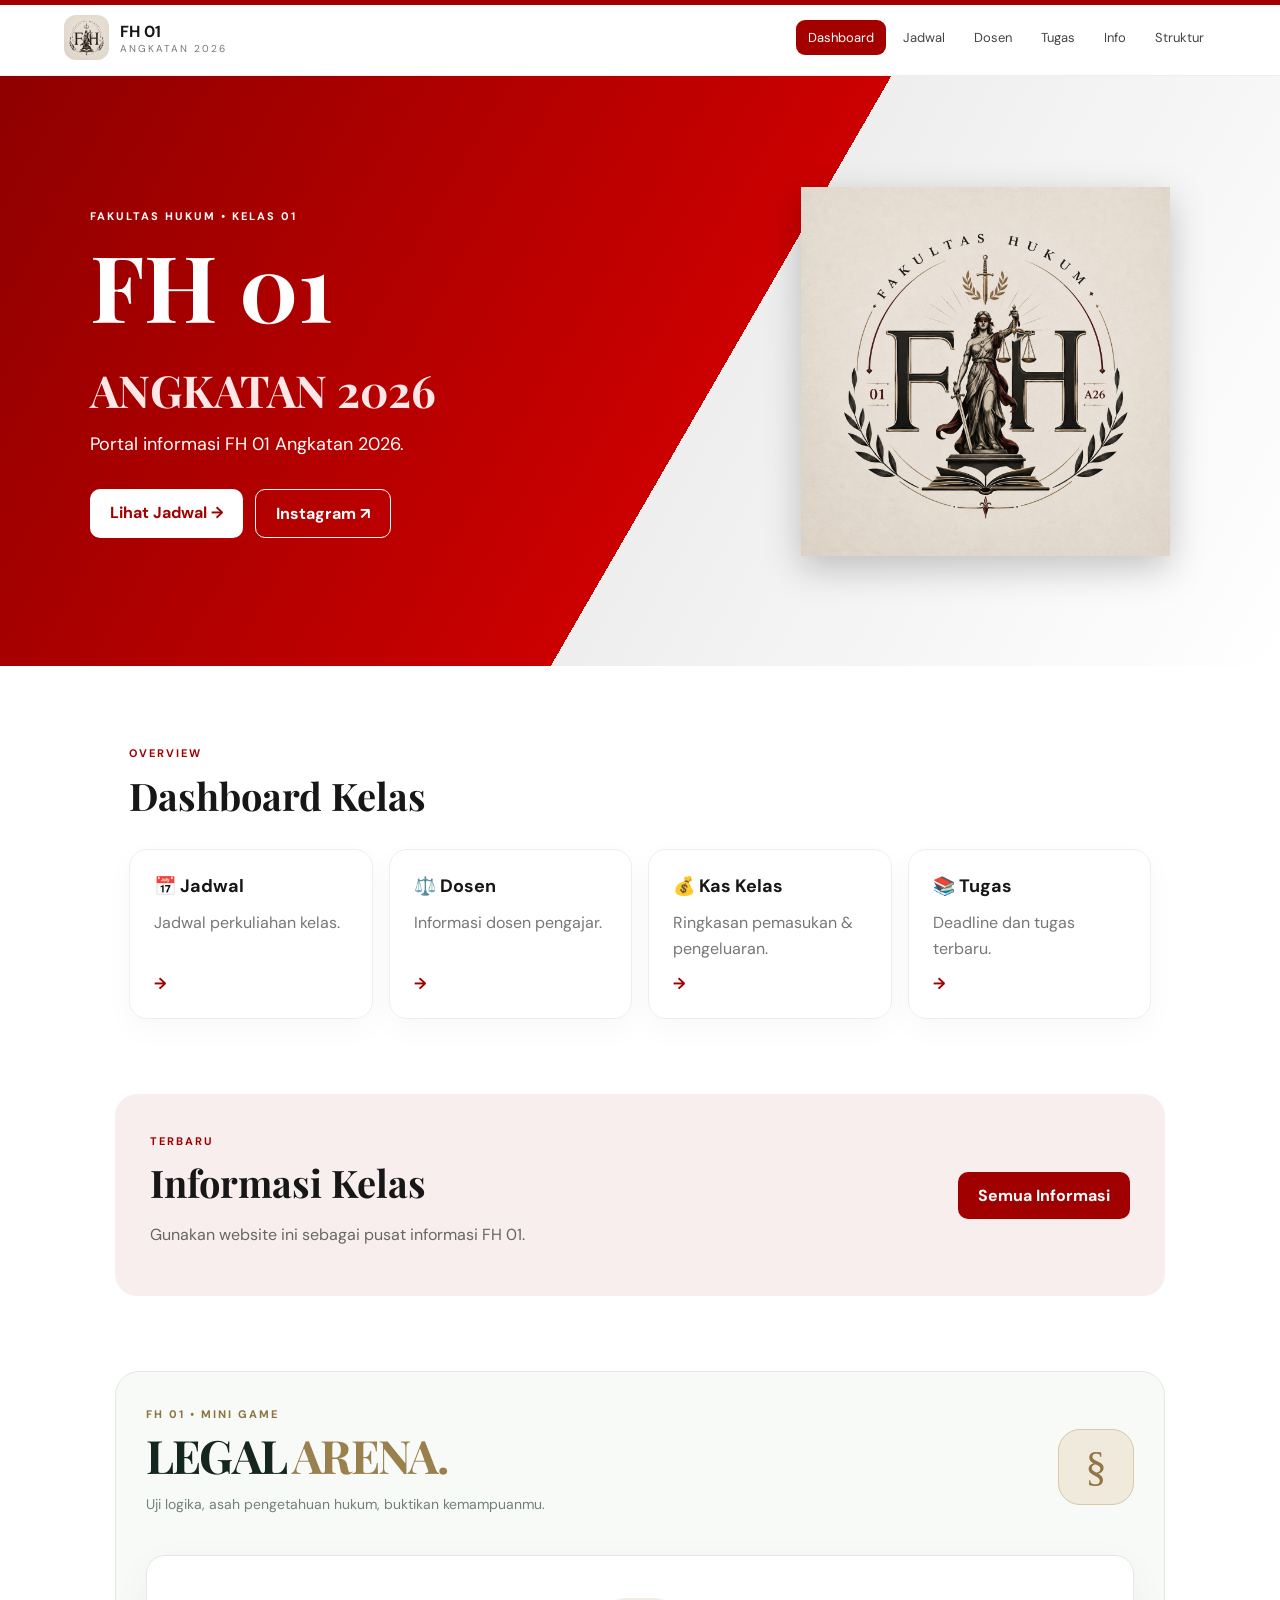
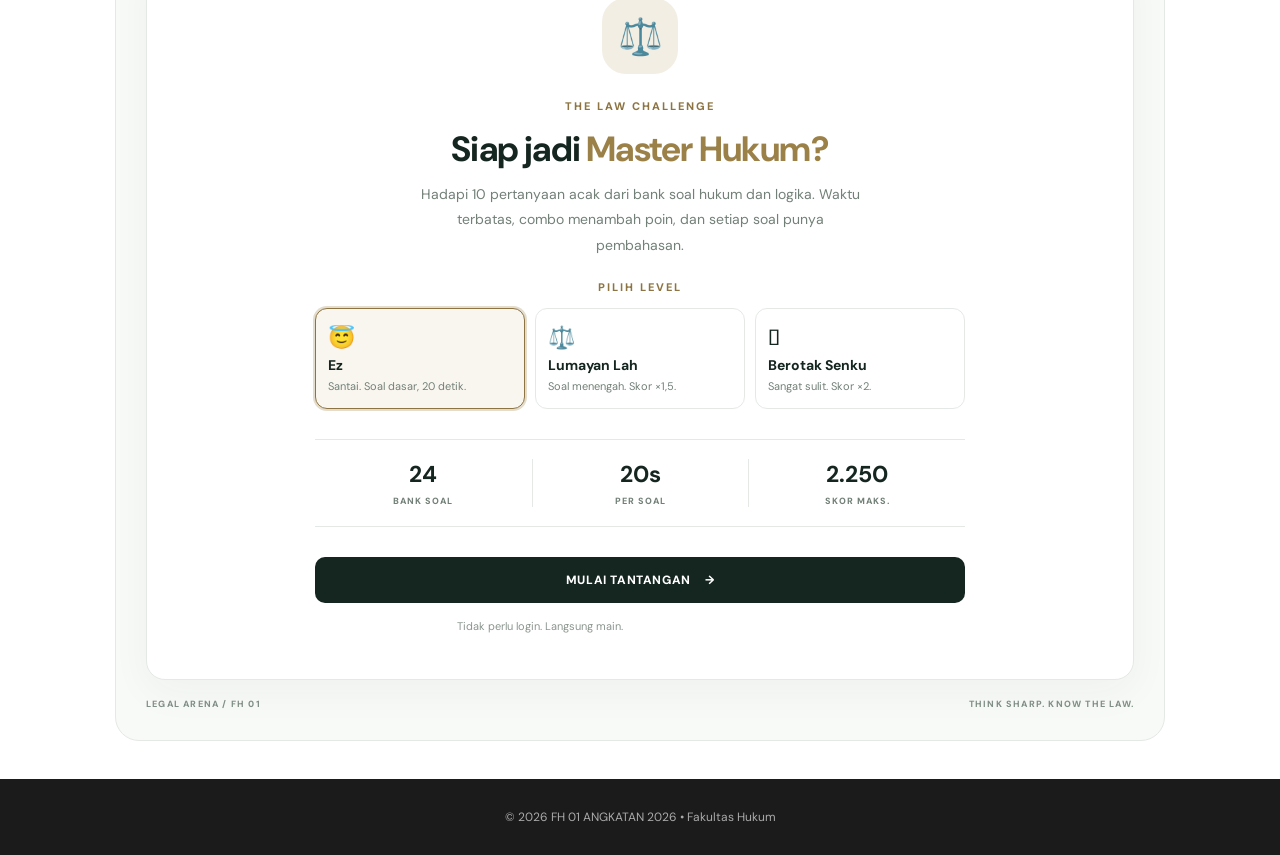
<file: index.html>
<!doctype html>
<html lang="id">
<head>
<meta charset="utf-8">
<meta name="viewport" content="width=device-width, initial-scale=1">
<title>FH 01 ANGKATAN 2026</title>
<link rel="preconnect" href="https://fonts.googleapis.com">
<link href="https://fonts.googleapis.com/css2?family=DM+Sans:wght@400;500;700&family=Playfair+Display:wght@600;700&display=swap" rel="stylesheet">
<style>
*{box-sizing:border-box}
body{margin:0;font-family:'DM Sans',sans-serif;background:#fff;color:#171717}
body:before{content:"";position:fixed;inset:0 0 auto 0;height:5px;background:#a40000;z-index:5}
.top{height:auto;min-height:76px;padding:14px 5%;display:flex;align-items:center;justify-content:space-between;gap:25px;background:#fff;border-bottom:1px solid #eee;position:sticky;top:0;z-index:4}
.brand{display:flex;align-items:center;gap:11px}
.logo{width:45px;height:45px;border-radius:12px;background:#a40000;color:#fff;display:grid;place-items:center;font-weight:800;overflow:hidden;flex-shrink:0}
.logo img{width:100%;height:100%;object-fit:cover}
.brand b{display:block}
.brand small{display:block;color:#777;font-size:10px;letter-spacing:2px}
nav{display:flex;gap:5px;flex-wrap:wrap;justify-content:flex-end}
nav a{padding:9px 12px;border-radius:9px;color:#444;text-decoration:none;font-size:13px}
nav a:hover,nav a.active{background:#a40000;color:white}
.hero{min-height:590px;background:linear-gradient(120deg,#8f0000,#c00 55%,#eee 55%,#fff);color:#fff;padding:75px 7%;display:flex;align-items:center;justify-content:space-between;gap:45px}
.hero-text{max-width:650px}
.pill,.eyebrow{font-size:11px;letter-spacing:2px;font-weight:700}
.hero h1{font-family:'Playfair Display',serif;font-size:clamp(50px,8vw,92px);line-height:.92;margin:18px 0}
.hero h1 em{font-size:.48em;font-style:normal;color:#ffe7e7}
.hero p{font-size:18px;line-height:1.6;max-width:570px}
.actions{display:flex;gap:12px;margin-top:30px;flex-wrap:wrap}
.btn{display:inline-block;padding:13px 20px;border-radius:10px;background:#fff;color:#a00000;text-decoration:none;font-weight:700;border:0}
.btn.ghost{background:transparent;color:#fff;border:1px solid #fff}
.photo{width:min(410px,38vw);height:410px;display:grid;place-items:center;overflow:visible;flex-shrink:0}
.hero-logo{width:100%;height:100%;display:grid;place-items:center}
.hero-logo img{width:90%;height:90%;object-fit:contain;object-position:center;display:block;filter:drop-shadow(0 12px 18px rgba(0,0,0,.22))}
.section,.page{max-width:1150px;margin:auto;padding:75px 5%}
.section-head{display:flex;justify-content:space-between}
.eyebrow{color:#a00000}
h1,h2{font-family:'Playfair Display',serif}
h2{font-size:38px;margin:8px 0 28px}
.cards{display:grid;grid-template-columns:repeat(4,1fr);gap:16px}
.card{min-height:170px;padding:24px;border:1px solid #eee;border-radius:18px;text-decoration:none;color:#171717;display:flex;flex-direction:column;gap:12px;box-shadow:0 10px 30px #00000008;transition:.2s}
.card:hover{transform:translateY(-5px);border-color:#d8aaaa}
.card b{font-size:18px}
.card span,.muted{color:#777;line-height:1.6}
.card strong{margin-top:auto;color:#a00000}
.notice{margin:0 auto 75px;padding:35px;width:90%;max-width:1050px;border-radius:22px;background:#f8eeee;display:flex;align-items:center;justify-content:space-between;gap:25px}
.notice h2{margin:7px 0}
.notice p{color:#666}
footer{text-align:center;padding:30px;background:#1b1b1b;color:#aaa;font-size:12px}

.legal-arena{--arena-ink:#15251f;--arena-muted:#728078;--arena-line:#e5e9e5;margin:56px auto 38px;padding:30px;width:90%;max-width:1050px;border:1px solid var(--arena-line);border-radius:24px;background:#f8faf8;color:var(--arena-ink);overflow:hidden}
.arena-top{display:flex;justify-content:space-between;align-items:center;gap:20px;margin-bottom:24px}
.arena-eyebrow,.arena-tag{display:inline-block;color:#8d7442;font-size:11px;font-weight:800;letter-spacing:2px}
.arena-top h2{margin:9px 0 7px;font-size:clamp(29px,5vw,46px);line-height:1;letter-spacing:-1.8px}
.arena-top h2 span{color:#9a804d}
.arena-top p,.arena-intro>p,.arena-result>p{color:var(--arena-muted);font-size:14px;line-height:1.8}
.arena-emblem{display:grid;place-items:center;flex-shrink:0;width:76px;height:76px;border:1px solid #d7c8a7;border-radius:22px;background:#f0eadc;color:#907546;font-family:Georgia,serif;font-size:43px}
.arena-panel{position:relative;padding:clamp(22px,5vw,42px);border-radius:19px;background:#fff;border:1px solid var(--arena-line);box-shadow:0 12px 40px rgba(20,40,30,.045)}
.arena-intro,.arena-result{max-width:650px;margin:auto;text-align:center}
.arena-icon{display:grid;place-items:center;width:76px;height:76px;margin:0 auto 20px;border-radius:24px;background:#f2eee4;font-size:36px}
.arena-intro h3,.arena-result h3{margin:13px 0 10px;font-size:clamp(25px,4vw,35px);letter-spacing:-.8px;line-height:1.25}
.arena-intro h3 span{color:#9b8048}
.arena-intro>p,.arena-result>p{max-width:450px;margin:0 auto}
.arena-stats{display:grid;grid-template-columns:repeat(3,minmax(0,1fr));margin:30px 0;padding:19px 0;border-top:1px solid var(--arena-line);border-bottom:1px solid var(--arena-line)}
.arena-stats>div,.arena-result-stats>div{display:flex;flex-direction:column;gap:6px;align-items:center}
.arena-stats>div+div{border-left:1px solid var(--arena-line)}
.arena-stats strong{font-size:23px}
.arena-stats small,.arena-score-row small,.arena-result-stats small,.arena-final-score small{color:var(--arena-muted);font-size:9px;font-weight:800;letter-spacing:1px}
.arena-btn,.arena-hint,.arena-share{min-height:46px;padding:0 20px;border:0;border-radius:10px;font:inherit;font-size:12px;font-weight:800;letter-spacing:.6px;cursor:pointer;transition:transform .18s,opacity .18s,background .18s}
.arena-btn{background:var(--arena-ink);color:#fff}
.arena-intro>.arena-btn,.arena-result>.arena-btn{width:100%}
.arena-btn span{margin-left:10px}
.arena-btn:hover:not(:disabled),.arena-hint:hover:not(:disabled),.arena-share:hover{transform:translateY(-2px)}
.arena-btn:focus-visible,.arena-hint:focus-visible,.arena-share:focus-visible,.arena-option:focus-visible{outline:3px solid #c8a968;outline-offset:3px}
.arena-btn:disabled,.arena-hint:disabled{cursor:not-allowed;opacity:.45}
.arena-footnote{margin:14px 0 0!important;color:#8a958e!important;font-size:11px!important}
.arena-game-head{display:flex;justify-content:space-between;align-items:center;gap:12px;font-size:11px;font-weight:800;letter-spacing:1px}
.arena-timer{display:grid;place-items:center;min-width:51px;min-height:36px;padding:0 10px;border-radius:10px;background:#edf2ee;color:#234d36;font-size:14px;letter-spacing:0}
.arena-timer.is-low{background:#fff0eb;color:#b83c25}
.arena-progress{height:5px;margin:15px 0 24px;overflow:hidden;border-radius:99px;background:#edf0ed}
#arena-progress-fill{width:0;height:100%;border-radius:inherit;background:#b79b63;transition:width .25s ease}
.arena-score-row{display:grid;grid-template-columns:repeat(3,1fr);gap:12px;margin-bottom:26px}
.arena-score-row>div{display:flex;flex-direction:column;gap:5px;padding:13px;border:1px solid var(--arena-line);border-radius:12px}
.arena-score-row strong{font-size:21px}
.arena-question-box{padding:23px;border-radius:15px;background:#f8faf8;border:1px solid #edf0ed}
.arena-question-label{color:#8b7446;font-size:10px;font-weight:800;letter-spacing:1.5px}
.arena-question-box h3{margin:13px 0 22px;font-size:clamp(18px,3vw,24px);line-height:1.5}
.arena-options{display:grid;grid-template-columns:repeat(2,minmax(0,1fr));gap:11px}
.arena-option{display:flex;align-items:center;gap:12px;min-height:58px;padding:12px;border:1px solid #e1e7e2;border-radius:11px;background:#fff;color:#25372d;text-align:left;font:inherit;font-size:13px;line-height:1.5;cursor:pointer;transition:border-color .18s,background .18s}
.arena-option:hover:not(:disabled){border-color:#b7a274;background:#fbf9f4}
.arena-option:disabled{cursor:default}
.arena-option-letter{display:grid;place-items:center;flex-shrink:0;width:29px;height:29px;border-radius:8px;background:#f0f3f0;font-size:11px;font-weight:800}
.arena-option.is-correct{border-color:#5b9a72;background:#edf8f0}
.arena-option.is-correct .arena-option-letter{background:#d2ebd9;color:#23643a}
.arena-option.is-wrong{border-color:#d68b7b;background:#fff0ec}
.arena-option.is-wrong .arena-option-letter{background:#f9d9d1;color:#a12e1c}
.arena-option.is-hidden{visibility:hidden;pointer-events:none}
.arena-feedback{min-height:46px;padding:14px 2px 8px;color:var(--arena-muted);font-size:12px;line-height:1.7}
.arena-feedback.is-correct{color:#267342;font-weight:700}
.arena-feedback.is-wrong{color:#a84230;font-weight:700}
.arena-controls{display:flex;justify-content:space-between;gap:12px;align-items:center;margin-top:10px}
.arena-hint{border:1px solid var(--arena-line);background:#fff;color:#42544a}
.arena-next{margin-left:auto}
.arena-result-icon{margin-bottom:15px;font-size:48px}
.arena-final-score{display:flex;flex-direction:column;align-items:center;gap:9px;margin:28px 0 22px;padding:25px;border:1px solid #e4ddcd;border-radius:16px;background:#f9f6ef}
.arena-final-score strong{font-size:clamp(40px,8vw,58px);line-height:1.1;letter-spacing:-2px}
.arena-final-score>span{color:#8d7442;font-size:12px}
.arena-result-stats{display:grid;grid-template-columns:repeat(2,1fr);gap:12px;margin-bottom:24px}
.arena-result-stats>div{padding:17px 10px;border:1px solid var(--arena-line);border-radius:12px}
.arena-result-stats strong{font-size:23px}
.arena-share{width:100%;margin-top:10px;border:1px solid var(--arena-line);background:#fff;color:var(--arena-ink)}
.arena-bottom{display:flex;justify-content:space-between;flex-wrap:wrap;gap:10px;margin-top:18px;color:#829087;font-size:9px;font-weight:800;letter-spacing:1.2px}
.arena-levels{display:grid;grid-template-columns:repeat(3,minmax(0,1fr));gap:10px;margin:12px 0 0;text-align:left}
.arena-level{display:flex;flex-direction:column;gap:4px;padding:14px 12px;border:1px solid var(--arena-line);border-radius:12px;background:#fff;color:var(--arena-ink);font:inherit;cursor:pointer;transition:border-color .18s,background .18s,transform .18s}
.arena-level:hover{transform:translateY(-2px);border-color:#b7a274}
.arena-level.is-active{border-color:#8d7442;background:#f9f6ef;box-shadow:0 0 0 2px #e4ddcd}
.arena-level[data-level="senku"].is-active{border-color:#a12e1c;background:#fff4f0;box-shadow:0 0 0 2px #f4d4cc}
.arena-level b{font-size:14px}
.arena-level small{color:var(--arena-muted);font-size:11px;line-height:1.5}
.arena-level-icon{font-size:22px}
@media(max-width:560px){.arena-levels{grid-template-columns:1fr}}
.legal-arena [hidden]{display:none!important}

.arena-review{margin-top:32px;padding-top:28px;border-top:1px solid #e5e9e5;text-align:left}
.arena-review-title{margin:0 0 7px;font-size:22px;letter-spacing:-.5px}
.arena-review-subtitle{margin:0 0 20px;color:#728078;font-size:12px;line-height:1.7}
.arena-review-summary{margin-bottom:17px;padding:13px 15px;border:1px solid #e5e9e5;border-radius:11px;background:#f8faf8;font-size:12px;font-weight:800}
.arena-review-card{margin-top:13px;padding:18px;border:1px solid #e3e8e3;border-left:4px solid #829b88;border-radius:13px;background:#fff}
.arena-review-card.review-wrong{border-left-color:#c87564}
.arena-review-card.review-correct{border-left-color:#4d9668}
.arena-review-card-head{display:flex;justify-content:space-between;align-items:center;flex-wrap:wrap;gap:9px}
.arena-review-index{color:#7a867d;font-size:10px;font-weight:800;letter-spacing:.7px}
.arena-review-status{font-size:10px;font-weight:800;color:#33774b}
.review-wrong .arena-review-status{color:#b44b37}
.arena-review-card h4{margin:15px 0 13px;font-size:15px;line-height:1.65}
.arena-review-line{margin:8px 0;font-size:12px;line-height:1.7;overflow-wrap:anywhere}
.arena-review-line.review-answer{color:#267342;font-weight:700}
.arena-review-explanation{margin:14px 0 0;padding:13px;border-radius:9px;background:#f6f7f4;color:#536057;font-size:12px;line-height:1.8;overflow-wrap:anywhere}

@media(max-width:800px){.top{align-items:flex-start;flex-direction:column}.hero{padding:55px 6%;min-height:auto}.photo{width:220px;height:220px}.cards{grid-template-columns:1fr 1fr}}
@media(max-width:560px){
 nav{justify-content:flex-start}
 .hero{flex-direction:column;align-items:flex-start}
 .photo{align-self:center}
 .cards{grid-template-columns:1fr}
 .notice{flex-direction:column;align-items:flex-start}
 .legal-arena{margin-top:35px;padding:17px;border-radius:18px}
 .arena-top{align-items:flex-start}
 .arena-top p{font-size:12px}
 .arena-emblem{width:53px;height:53px;border-radius:15px;font-size:31px}
 .arena-panel{padding:20px 15px}
 .arena-stats{margin:23px 0}
 .arena-stats strong{font-size:19px}
 .arena-stats small{font-size:8px;letter-spacing:.4px}
 .arena-question-box{padding:16px 12px}
 .arena-options{grid-template-columns:1fr;gap:9px}
 .arena-option{min-height:51px}
 .arena-score-row{gap:7px}
 .arena-score-row>div{padding:10px 8px}
 .arena-score-row strong{font-size:18px}
 .arena-score-row small{font-size:8px;letter-spacing:.5px}
 .arena-controls{align-items:stretch;flex-wrap:wrap}
 .arena-hint,.arena-next{flex:1;padding:0 10px;font-size:10px}
 .arena-bottom{font-size:8px}
 .arena-review-card{padding:14px}
 .arena-review-card h4{font-size:14px}
}

</style>
</head>
<body>
<header class="top">
  <div class="brand">
    <div class="logo"><img src="assets/logo.jpg" alt="Logo FH 01"></div>
    <div><b>FH 01</b><small>ANGKATAN 2026</small></div>
  </div>
  <nav>
    <a class="active" href="index.html">Dashboard</a>
    <a href="jadwal.html">Jadwal</a>
    <a href="dosen.html">Dosen</a>
    <a href="tugas.html">Tugas</a>
    <a href="pengumuman.html">Info</a>
    <a href="struktur.html">Struktur</a>
  </nav>
</header>

<main>
<section class="hero">
  <div class="hero-text">
    <span class="pill">FAKULTAS HUKUM • KELAS 01</span>
    <h1>FH 01<br><em>ANGKATAN 2026</em></h1>
    <p>Portal informasi FH 01 Angkatan 2026.</p>
    <div class="actions">
      <a class="btn" href="jadwal.html">Lihat Jadwal →</a>
      <a class="btn ghost" href="https://instagram.com/" target="_blank" rel="noopener noreferrer">Instagram ↗</a>
    </div>
  </div>
  <div class="photo"><div class="hero-logo"><img src="assets/logo.jpg" alt="Logo FH 01"></div></div>
</section>

<section class="section">
  <div class="section-head"><div><span class="eyebrow">OVERVIEW</span><h2>Dashboard Kelas</h2></div></div>
  <div class="cards">
    <a class="card" href="jadwal.html"><b>📅 Jadwal</b><span>Jadwal perkuliahan kelas.</span><strong>→</strong></a>
    <a class="card" href="dosen.html"><b>⚖️ Dosen</b><span>Informasi dosen pengajar.</span><strong>→</strong></a>
    <a class="card" href="kas.html"><b>💰 Kas Kelas</b><span>Ringkasan pemasukan &amp; pengeluaran.</span><strong>→</strong></a>
    <a class="card" href="tugas.html"><b>📚 Tugas</b><span>Deadline dan tugas terbaru.</span><strong>→</strong></a>
  </div>
</section>

<section class="notice">
  <div><span class="eyebrow">TERBARU</span><h2>Informasi Kelas</h2><p>Gunakan website ini sebagai pusat informasi FH 01.</p></div>
  <a class="btn" href="pengumuman.html" style="background:#a00000;color:#fff">Semua Informasi</a>
</section>

<section class="legal-arena" id="legal-arena">
  <div class="arena-top">
    <div>
      <span class="arena-eyebrow">FH 01 • MINI GAME</span>
      <h2>LEGAL <span>ARENA.</span></h2>
      <p>Uji logika, asah pengetahuan hukum, buktikan kemampuanmu.</p>
    </div>
    <div class="arena-emblem" aria-hidden="true">§</div>
  </div>

  <div class="arena-panel" id="arena-panel">
    <div class="arena-intro" id="arena-intro">
      <div class="arena-icon" aria-hidden="true">⚖️</div>
      <span class="arena-tag">THE LAW CHALLENGE</span>
      <h3>Siap jadi <span>Master Hukum?</span></h3>
      <p>Hadapi 10 pertanyaan acak dari bank soal hukum dan logika. Waktu terbatas, combo menambah poin, dan setiap soal punya pembahasan.</p>
      <span class="arena-tag" style="margin-top:22px">PILIH LEVEL</span>
      <div class="arena-levels" id="arena-levels">
        <button type="button" class="arena-level is-active" data-level="ez" aria-pressed="true"><span class="arena-level-icon">😇</span><b>Ez</b><small>Santai. Soal dasar, 20 detik.</small></button>
        <button type="button" class="arena-level" data-level="mid" aria-pressed="false"><span class="arena-level-icon">⚖️</span><b>Lumayan Lah</b><small>Soal menengah. Skor ×1,5.</small></button>
        <button type="button" class="arena-level" data-level="senku" aria-pressed="false"><span class="arena-level-icon">🫪</span><b>Berotak Senku</b><small>Sangat sulit. Skor ×2.</small></button>
      </div>
      <div class="arena-stats">
        <div><strong id="arena-stat-bank">24</strong><small>BANK SOAL</small></div>
        <div><strong id="arena-stat-time">20s</strong><small>PER SOAL</small></div>
        <div><strong id="arena-stat-max">2.250</strong><small>SKOR MAKS.</small></div>
      </div>
      <button class="arena-btn" id="arena-start" type="button">MULAI TANTANGAN <span>→</span></button>
      <p class="arena-footnote">Tidak perlu login. Langsung main.</p>
    </div>

    <div class="arena-game" id="arena-game" hidden>
      <div class="arena-game-head">
        <span id="arena-number">SOAL 01 / 10</span>
        <span class="arena-timer" id="arena-timer">15s</span>
      </div>
      <div class="arena-progress"><div id="arena-progress-fill"></div></div>
      <div class="arena-score-row">
        <div><small>SKOR</small><strong id="arena-score">0</strong></div>
        <div><small>COMBO</small><strong id="arena-combo">×0</strong></div>
        <div><small>REKOR</small><strong id="arena-best">0</strong></div>
      </div>
      <div class="arena-question-box">
        <span class="arena-question-label" id="arena-category">DASAR HUKUM</span>
        <h3 id="arena-question">Pertanyaan muncul di sini.</h3>
        <div class="arena-options" id="arena-options"></div>
      </div>
      <div class="arena-feedback" id="arena-feedback" aria-live="polite">Pilih jawaban yang menurutmu paling tepat.</div>
      <div class="arena-controls">
        <button class="arena-hint" id="arena-hint" type="button">💡 Bantuan 50:50</button>
        <button class="arena-btn arena-next" id="arena-next" type="button" disabled>BERIKUTNYA →</button>
      </div>
    </div>

    <div class="arena-result" id="arena-result" hidden>
      <div class="arena-result-icon" id="arena-result-icon">🏆</div>
      <span class="arena-tag">CHALLENGE COMPLETED</span>
      <h3 id="arena-result-title">Tantangan Selesai!</h3>
      <p id="arena-result-desc">Hasil permainanmu.</p>
      <div class="arena-final-score">
        <small>TOTAL SKOR</small>
        <strong id="arena-final-score">0</strong>
        <span id="arena-best-result">Rekor: 0</span>
      </div>
      <div class="arena-result-stats">
        <div><strong id="arena-correct">0/10</strong><small>JAWABAN BENAR</small></div>
        <div><strong id="arena-accuracy">0%</strong><small>AKURASI</small></div>
      </div>
      <button class="arena-btn" id="arena-restart" type="button">MAIN LAGI ↻</button>
      <button class="arena-share" id="arena-share" type="button">SALIN HASIL PERMAINAN</button>
      <p class="arena-footnote" id="arena-share-status" aria-live="polite"></p>
    </div>
  </div>

  <div class="arena-bottom">
    <span>LEGAL ARENA / FH 01</span>
    <span>THINK SHARP. KNOW THE LAW.</span>
  </div>
</section>
</main>

<footer>© 2026 FH 01 ANGKATAN 2026 • Fakultas Hukum</footer>

<script>
// Efek transisi navigasi yang aman: tidak menghalangi tautan eksternal atau tab baru.
document.querySelectorAll('a[href]').forEach(a => {
  a.addEventListener('click', () => {
    if (a.target !== '_blank' && a.origin === window.location.origin) {
      document.body.classList.add('leaving');
    }
  });
});

/* ==========================================================
   LEGAL ARENA — FH 01
   Format soal: [kategori, pertanyaan, JAWABAN BENAR, salah1, salah2, salah3, pembahasan]
   Urutan opsi diacak otomatis setiap ronde.
========================================================== */
(() => {
  "use strict";
  const root = document.getElementById("legal-arena");
  if (!root || root.dataset.initialized === "true") return;
  root.dataset.initialized = "true";

  const $ = id => document.getElementById(id);
  const ui = {
    intro: $("arena-intro"), game: $("arena-game"), result: $("arena-result"),
    start: $("arena-start"), restart: $("arena-restart"), next: $("arena-next"),
    hint: $("arena-hint"), number: $("arena-number"), timer: $("arena-timer"),
    progress: $("arena-progress-fill"), score: $("arena-score"),
    combo: $("arena-combo"), best: $("arena-best"), category: $("arena-category"),
    question: $("arena-question"), options: $("arena-options"),
    feedback: $("arena-feedback"), resultIcon: $("arena-result-icon"),
    resultTitle: $("arena-result-title"), resultDesc: $("arena-result-desc"),
    finalScore: $("arena-final-score"), bestResult: $("arena-best-result"),
    correct: $("arena-correct"), accuracy: $("arena-accuracy"),
    share: $("arena-share"), shareStatus: $("arena-share-status")
  };

  const BANK = [
    ["Dasar Hukum", "Apa fungsi umum hukum dalam masyarakat?", "Mengatur kehidupan bersama dan menyelesaikan konflik", "Menggantikan seluruh norma sosial", "Memastikan semua orang selalu sepakat", "Memberi kebebasan tanpa batas", "Hukum membantu mengatur kehidupan bersama, memberi kepastian, dan menyediakan mekanisme penyelesaian konflik."],
    ["Konstitusi", "UUD Negara Republik Indonesia Tahun 1945 berkedudukan sebagai ...", "Hukum dasar tertulis negara", "Peraturan desa", "Keputusan pengadilan biasa", "Peraturan organisasi", "UUD 1945 merupakan hukum dasar tertulis dalam sistem ketatanegaraan Indonesia."],
    ["Pancasila", "Rumusan Pancasila sebagai dasar negara terdapat dalam ...", "Pembukaan UUD 1945 alinea keempat", "Batang tubuh Pasal 1 saja", "Aturan peralihan", "Peraturan pemerintah", "Rumusan Pancasila terdapat dalam Pembukaan UUD 1945 alinea keempat."],
    ["Hukum Pidana", "Asas praduga tak bersalah pada intinya menghendaki agar seseorang ...", "Tidak dianggap bersalah sebelum kesalahannya dibuktikan secara sah", "Langsung dihukum setelah dilaporkan", "Dianggap bersalah oleh masyarakat", "Tidak boleh didampingi penasihat hukum", "Praduga tak bersalah melindungi seseorang dari penetapan kesalahan sebelum proses pembuktian yang sah."],
    ["Lembaga Negara", "Lembaga yang berwenang menguji undang-undang terhadap UUD 1945 adalah ...", "Mahkamah Konstitusi", "Mahkamah Agung", "Komisi Yudisial", "BPK", "Mahkamah Konstitusi berwenang menguji undang-undang terhadap UUD 1945."],
    ["Hukum Perdata", "Hukum perdata terutama mengatur ...", "Hubungan keperdataan antarsubjek hukum", "Hubungan diplomatik antarnegara saja", "Prosedur pemilihan umum saja", "Struktur organisasi kampus", "Hukum perdata antara lain mengatur perjanjian, kepemilikan, keluarga, dan ganti rugi."],
    ["Penalaran Hukum", "Mengapa fakta perlu diperiksa dalam analisis hukum?", "Agar kesimpulan didukung bukti relevan", "Agar kesimpulan sesuai keinginan", "Agar semua pendapat dianggap benar", "Agar aturan tidak perlu dibaca", "Analisis hukum yang baik menghubungkan fakta, bukti, aturan, dan argumentasi."],
    ["Negara Hukum", "Prinsip negara hukum berarti penyelenggaraan negara harus ...", "Berdasarkan hukum dan membatasi kekuasaan", "Bebas dari pengawasan", "Mengikuti pendapat pejabat saja", "Mengutamakan kekuasaan tanpa batas", "Negara hukum menuntut penggunaan kekuasaan berdasarkan hukum dan dapat dipertanggungjawabkan."],
    ["Sumber Hukum", "Yurisprudensi umumnya merujuk pada ...", "Putusan pengadilan yang menjadi rujukan perkara lain", "Daftar mata kuliah", "Pendapat pribadi tanpa dasar", "Jadwal sidang", "Yurisprudensi adalah putusan pengadilan yang dijadikan rujukan, dengan kekuatan yang bergantung pada sistem hukum dan konteksnya."],
    ["Etika Akademik", "Saat memakai pendapat orang lain dalam tugas, mahasiswa sebaiknya ...", "Mencantumkan sumber secara benar", "Menghapus nama penulis", "Mengaku sebagai penulis asli", "Menyalin tanpa keterangan", "Sitasi yang benar menghormati karya orang lain dan menjaga integritas akademik."],
    ["Hukum Pidana", "Asas legalitas dalam hukum pidana pada dasarnya menegaskan ...", "Pemidanaan harus memiliki dasar hukum yang berlaku", "Semua tindakan dapat dipidana tanpa aturan", "Opini publik menentukan pidana", "Hakim tak perlu melihat aturan", "Asas legalitas membatasi pemidanaan agar berlandaskan ketentuan pidana yang berlaku."],
    ["HAM", "Hak asasi manusia adalah hak yang ...", "Melekat pada manusia karena martabatnya", "Hanya dimiliki pejabat", "Bergantung pada kekayaan", "Hanya berlaku di pengadilan", "HAM melekat pada manusia; pelaksanaan dan pembatasannya tunduk pada ketentuan hukum yang berlaku."],
    ["Hukum Perjanjian", "Fungsi utama perjanjian ialah ...", "Menuangkan kesepakatan serta hak dan kewajiban para pihak", "Menghapus semua undang-undang", "Menjamin tak pernah ada sengketa", "Menggantikan pengadilan", "Perjanjian membentuk kesepakatan dan dapat menimbulkan hak serta kewajiban bagi para pihak."],
    ["Lembaga Negara", "Tiga fungsi utama DPR adalah ...", "Legislasi, anggaran, dan pengawasan", "Yudikatif, audit, dan diplomasi", "Penyidikan, penuntutan, dan mengadili", "Moneter, fiskal, dan pertahanan", "DPR memiliki fungsi legislasi, anggaran, dan pengawasan."],
    ["Etika Profesi", "Saat menemukan dua aturan yang tampak bertentangan, langkah awal yang tepat adalah ...", "Memeriksa hierarki, ruang lingkup, waktu, dan keberlakuan", "Memilih yang paling populer", "Mengabaikan keduanya", "Mengikuti komentar media sosial", "Analisis konflik norma memerlukan pemeriksaan hierarki, ruang lingkup, waktu berlaku, serta aturan khusus yang relevan."],
    ["Hukum Tata Negara", "Pemegang kedaulatan menurut UUD 1945 adalah ...", "Rakyat, dan pelaksanaannya menurut UUD", "Presiden seorang diri", "DPR seorang diri", "Mahkamah Agung", "UUD 1945 menyatakan kedaulatan berada di tangan rakyat dan dilaksanakan menurut Undang-Undang Dasar."],
    ["Konstitusi", "Perubahan UUD 1945 dilakukan oleh ...", "MPR menurut prosedur yang diatur UUD", "Setiap kementerian sendiri", "Pengadilan negeri", "Pemerintah daerah", "UUD 1945 mengatur kewenangan dan prosedur perubahan oleh MPR."],
    ["Peradilan", "Salah satu fungsi utama hakim dalam persidangan adalah ...", "Memeriksa, mengadili, dan memutus perkara", "Membuat berita viral", "Mewakili salah satu pihak", "Menjadi penyidik setiap perkara", "Hakim memeriksa, mengadili, dan memutus perkara secara independen berdasarkan hukum."],
    ["Hukum Acara", "Apa fungsi alat bukti dalam proses peradilan?", "Membantu membuktikan fakta yang relevan", "Menggantikan aturan hukum", "Menjamin pihak tertentu menang", "Menghapus kebutuhan pemeriksaan", "Alat bukti membantu pengadilan menilai fakta menurut aturan pembuktian yang berlaku."],
    ["Etika Hukum", "Konflik kepentingan profesional sebaiknya ...", "Diungkapkan dan ditangani sesuai aturan etik", "Disembunyikan dalam semua keadaan", "Dianggap tidak penting", "Dibiarkan memengaruhi keputusan", "Konflik kepentingan perlu diungkapkan dan dikelola agar integritas serta independensi tetap terjaga."],
    ["Hukum Perdata", "Wanprestasi secara umum berkaitan dengan ...", "Tidak dipenuhinya kewajiban dalam perjanjian", "Pembuatan undang-undang", "Pemilihan anggota DPR", "Perubahan konstitusi", "Wanprestasi berhubungan dengan tidak dipenuhinya kewajiban kontraktual sebagaimana semestinya."],
    ["Hukum Perdata", "Perbuatan melawan hukum berbeda dari wanprestasi karena ...", "Dasar tanggung jawabnya bukan semata-mata pelanggaran kontrak", "Selalu merupakan tindak pidana", "Tidak pernah menimbulkan ganti rugi", "Hanya berlaku bagi pejabat", "Perbuatan melawan hukum punya unsur dan dasar tanggung jawab tersendiri; tidak semata-mata bersumber dari ingkar janji."],
    ["Hukum Pidana", "Apa perbedaan umum hukum pidana materiil dan formil?", "Materiil mengatur perbuatan/pidana; formil mengatur proses penegakannya", "Keduanya selalu sama", "Materiil mengatur tata ruang", "Formil hanya mengatur kontrak", "Hukum pidana materiil mengatur tindak pidana dan sanksi, sedangkan hukum acara pidana mengatur proses penegakannya."],
    ["Perundang-undangan", "Mengapa tanggal berlaku suatu peraturan penting diperiksa?", "Untuk memastikan aturan berlaku pada peristiwa yang dianalisis", "Tanggal tidak pernah relevan", "Semua aturan berlaku surut", "Aturan lama selalu menang", "Waktu mulai berlaku dan ketentuan peralihan dapat menentukan aturan yang relevan terhadap suatu peristiwa."],
    ["Logika Hukum", "Pernyataan 'semua kontrak adalah perjanjian' berarti ...", "Kontrak termasuk kategori perjanjian", "Semua perjanjian pasti tertulis", "Kontrak tidak menimbulkan kewajiban", "Perjanjian hanya berlaku di pengadilan", "Secara konseptual, kontrak merupakan bentuk perjanjian; akibat hukumnya bergantung pada aturan dan faktanya."],
    ["Logika Hukum", "Argumen yang baik seharusnya ...", "Memiliki alasan relevan dan dapat diuji", "Mengandalkan hinaan", "Menghindari bukti", "Selalu memakai kalimat panjang", "Kualitas argumentasi dinilai dari relevansi alasan, konsistensi logika, dan dukungan bukti."],
    ["Hak Konstitusional", "Prinsip persamaan di hadapan hukum berarti ...", "Setiap orang mendapat perlakuan hukum yang setara sesuai ketentuan", "Pejabat selalu kebal", "Semua perkara harus diputus sama tanpa melihat fakta", "Hanya warga kaya boleh mengakses pengadilan", "Persamaan di hadapan hukum menuntut perlakuan setara tanpa mengabaikan perbedaan fakta dan aturan yang relevan."],
    ["Lembaga Negara", "Mahkamah Agung merupakan puncak badan peradilan dalam lingkungan ...", "Peradilan di bawah kewenangannya menurut UUD dan undang-undang", "Pemerintahan desa", "Organisasi kemahasiswaan", "Lembaga legislatif", "Mahkamah Agung merupakan puncak badan peradilan dalam lingkungan peradilan yang berada di bawahnya."],
    ["Hukum Administrasi", "Keputusan pejabat pemerintahan perlu dibuat ...", "Sesuai kewenangan dan prosedur hukum", "Berdasarkan kepentingan pribadi", "Tanpa alasan dalam semua keadaan", "Di luar kewenangan", "Tindakan pemerintahan harus tunduk pada kewenangan, prosedur, dan asas pemerintahan yang berlaku."],
    ["Hukum Internasional", "Perjanjian internasional pada umumnya dibuat antara ...", "Subjek hukum internasional, terutama negara atau organisasi internasional", "Kelompok belajar saja", "Pihak dalam kontrak jual beli biasa saja", "Pengadilan dan saksi", "Perjanjian internasional dibuat oleh subjek hukum internasional sesuai hukum yang mengaturnya."],
    ["Metode Penelitian", "Rumusan masalah penelitian hukum sebaiknya ...", "Jelas, fokus, dan dapat dianalisis", "Berisi seluruh kesimpulan sejak awal", "Tidak berkaitan dengan topik", "Berupa slogan saja", "Rumusan masalah yang fokus membantu menentukan bahan, metode, dan arah analisis penelitian."],
    ["Sitasi", "Tujuan utama mencantumkan kutipan dan daftar pustaka adalah ...", "Menunjukkan sumber dan memungkinkan penelusuran", "Memperpanjang halaman saja", "Menghindari membaca sumber", "Mengganti analisis penulis", "Sitasi menunjukkan asal gagasan dan membantu pembaca memeriksa sumber."],
    ["Hukum dan Masyarakat", "Mengapa konteks sosial penting dalam analisis hukum?", "Untuk memahami dampak dan penerapan aturan dalam masyarakat", "Agar teks hukum boleh diabaikan", "Supaya semua kebiasaan otomatis menjadi hukum", "Untuk menghilangkan bukti", "Konteks sosial membantu memahami dampak, pelaksanaan, dan persoalan yang muncul saat aturan diterapkan."],
    ["Hak Asasi Manusia", "Pembatasan hak dalam negara hukum harus ...", "Memiliki dasar hukum dan memenuhi syarat yang berlaku", "Dilakukan tanpa dasar", "Selalu ditentukan satu orang", "Tidak dapat diperiksa", "Pembatasan hak harus memiliki dasar dan memenuhi persyaratan konstitusional serta hukum yang relevan."],
    ["Hukum Keluarga", "Dalam perkara hukum keluarga, keputusan yang tepat perlu memperhatikan ...", "Fakta, aturan yang berlaku, dan kepentingan yang dilindungi hukum", "Rumor semata", "Popularitas pihak", "Jumlah pengikut media sosial", "Analisis perkara keluarga perlu bertumpu pada fakta, aturan, dan kepentingan hukum yang relevan."],
    ["Hukum Dagang", "Tujuan utama badan hukum usaha antara lain adalah ...", "Menjadi subjek hak dan kewajiban sesuai bentuk serta aturan yang berlaku", "Membuat pemilik kebal hukum", "Menghapus kewajiban kontrak", "Menjamin keuntungan", "Status dan tanggung jawab badan usaha bergantung pada bentuk badan serta ketentuan yang mengaturnya."],
    ["Penalaran Hukum", "Jika kesimpulan tidak didukung fakta yang cukup, sikap paling tepat adalah ...", "Menahan kesimpulan dan mencari bukti tambahan", "Menyatakan kesimpulan pasti benar", "Mengabaikan fakta yang berbeda", "Memilih bukti secara acak", "Kesimpulan harus proporsional terhadap bukti yang tersedia; kekurangan bukti perlu diakui."],
    ["Etika Profesi", "Menjaga kerahasiaan informasi klien berarti ...", "Melindungi informasi sesuai kewajiban dan pengecualian hukum/etik", "Membagikan semua dokumen ke publik", "Menghapus semua dokumen tanpa izin", "Mengunggah identitas klien untuk contoh", "Kerahasiaan profesional harus dijaga sesuai aturan etik, hukum, dan pengecualian yang sah."],
    ["Peradilan", "Mengapa independensi hakim penting?", "Agar perkara diputus tanpa tekanan yang tidak patut", "Agar hakim bebas mengabaikan hukum", "Agar putusan selalu menguntungkan negara", "Agar para pihak tidak boleh bicara", "Independensi mendukung putusan yang tidak dipengaruhi tekanan tidak patut, dengan tetap tunduk pada hukum."],
    ["Hukum Pidana", "Tujuan proses pembuktian dalam perkara pidana adalah ...", "Menilai apakah unsur dakwaan terbukti menurut hukum", "Memastikan terdakwa kalah", "Mengikuti dugaan awal saja", "Menggantikan hak pembelaan", "Pembuktian menilai apakah unsur yang didakwakan terbukti berdasarkan alat bukti dan prosedur hukum."],
    ["Kontrak", "Sebelum menandatangani kontrak, langkah yang bijak adalah ...", "Membaca ketentuan, memahami risiko, dan meminta klarifikasi", "Menandatangani halaman kosong", "Mengabaikan klausul penting", "Mengandalkan judul saja", "Pihak perlu memahami hak, kewajiban, risiko, dan ketentuan kontrak sebelum menyetujuinya."],
    ["Perundang-undangan", "Asas lex specialis secara umum berkaitan dengan ...", "Aturan khusus dapat didahulukan terhadap aturan umum dalam ruang lingkup yang relevan", "Aturan yang lebih baru selalu diabaikan", "Semua aturan memiliki isi sama", "Aturan daerah selalu membatalkan UUD", "Asas lex specialis derogat legi generali dipakai dalam konflik aturan khusus dan umum ketika syarat penerapannya terpenuhi."],
    ["Perundang-undangan", "Asas lex posterior secara umum merujuk pada ...", "Aturan yang lebih baru dapat mengesampingkan aturan lama yang setingkat jika bertentangan", "Aturan khusus selalu kalah", "Semua aturan lama otomatis tidak berlaku", "Putusan pengadilan selalu lebih tinggi dari UUD", "Asas ini berkaitan dengan aturan lebih baru yang setingkat, dengan memperhatikan ruang lingkup dan ketentuan relevan."],
    ["Demokrasi", "Pemilihan umum dalam negara demokratis berfungsi antara lain untuk ...", "Menyalurkan kedaulatan rakyat menurut ketentuan konstitusi", "Menghapus hak minoritas", "Menentukan semua perkara pidana", "Menggantikan seluruh lembaga peradilan", "Pemilu menjadi sarana penyaluran kedaulatan rakyat sesuai konstitusi dan peraturan yang berlaku."],
    ["Hukum Administrasi", "Asas kecermatan dalam tindakan pemerintahan mendorong pejabat untuk ...", "Memeriksa fakta dan informasi relevan sebelum mengambil keputusan", "Mengabaikan data", "Mendahulukan rumor", "Tidak mencatat proses", "Kecermatan menuntut pemeriksaan informasi relevan secara layak sebelum keputusan diambil."],
    ["Penelitian Hukum", "Penelitian hukum normatif terutama mengkaji ...", "Norma, asas, doktrin, dan bahan hukum", "Preferensi makanan responden saja", "Cuaca harian", "Jumlah penonton video", "Penelitian normatif mengkaji bahan hukum seperti peraturan, putusan, asas, dan doktrin."],
    ["Penelitian Hukum", "Dalam penelitian empiris, data dapat diperoleh melalui ...", "Observasi, wawancara, atau survei sesuai metode", "Hanya membaca judul buku", "Membuat kesimpulan tanpa data", "Mengutip komentar anonim saja", "Penelitian empiris mengkaji kenyataan sosial melalui metode pengumpulan data yang sesuai."],
    ["Hak Konsumen", "Informasi produk yang menyesatkan dapat menimbulkan persoalan terkait ...", "Perlindungan konsumen", "Hukum tata negara saja", "Aturan pemilu saja", "Hukum laut saja", "Informasi produk merupakan aspek penting dalam perlindungan konsumen sesuai ketentuan yang berlaku."],
    ["Hukum Lingkungan", "Salah satu tujuan hukum lingkungan adalah ...", "Melindungi lingkungan dan mengatur pengelolaan dampaknya", "Membebaskan semua pencemaran", "Menghapus kewajiban pemulihan", "Melarang seluruh kegiatan masyarakat", "Hukum lingkungan mengatur perlindungan dan pengelolaan lingkungan, termasuk pencegahan dan penanganan dampak."],
    ["Logika Hukum", "Apa kekeliruan dalam argumen yang menyerang pribadi lawan, bukan argumennya?", "Ad hominem", "Analisis sistematis", "Penalaran deduktif", "Interpretasi gramatikal", "Ad hominem menyerang pribadi pihak lain alih-alih menjawab isi argumennya."],
    ["Interpretasi Hukum", "Interpretasi gramatikal menitikberatkan pada ...", "Makna bahasa atau kata dalam ketentuan", "Popularitas aturan", "Perasaan pembaca semata", "Jumlah halaman undang-undang", "Interpretasi gramatikal memperhatikan makna kata dan susunan bahasa dalam ketentuan hukum."],
    ["Etika Akademik", "Plagiarisme terjadi ketika seseorang ...", "Mengambil karya/gagasan orang lain tanpa pengakuan yang semestinya", "Menyampaikan kritik dengan alasan", "Mencantumkan sumber dengan benar", "Menulis kesimpulan sendiri berdasarkan analisis", "Menggunakan karya atau gagasan orang lain tanpa atribusi yang layak dapat menjadi plagiarisme."],
    ["Akses Keadilan", "Akses terhadap keadilan berarti masyarakat perlu memiliki ...", "Kesempatan nyata untuk mencari penyelesaian dan perlindungan hukum", "Jaminan selalu menang", "Hak untuk mengabaikan putusan", "Kebebasan melanggar kontrak", "Akses keadilan mencakup kesempatan memperoleh informasi, bantuan, proses yang adil, dan penyelesaian sesuai hukum."],
    ["Penyelesaian Sengketa", "Mediasi pada umumnya melibatkan ...", "Pihak bersengketa dan mediator yang membantu perundingan", "Hakim yang selalu menjatuhkan pidana", "Penyidik yang menentukan kontrak", "Pemungutan suara masyarakat", "Mediator membantu para pihak berunding; kesepakatan bergantung pada proses dan aturan yang berlaku."],
    ["Kesadaran Hukum", "Contoh sikap sadar hukum adalah ...", "Memahami kewajiban dan menaati aturan yang berlaku", "Mematuhi aturan hanya ketika direkam", "Menganggap semua aturan tidak penting", "Menyebarkan informasi hukum tanpa memeriksa", "Kesadaran hukum melibatkan pemahaman, sikap, dan perilaku yang menghormati hukum."],
    ["Hukum dan Teknologi", "Saat menerima informasi hukum viral di internet, tindakan awal yang baik adalah ...", "Memeriksa sumber resmi dan konteksnya", "Langsung menyebarkannya", "Menganggapnya pasti benar", "Menggunakan komentar terbanyak sebagai bukti", "Informasi hukum perlu diverifikasi lewat sumber resmi dan konteks yang lengkap sebelum dibagikan."]
  ];

  // Soal Level 1 "Ez": indeks soal dasar dari BANK
  const EZ = [0,1,2,3,4,5,6,7,9,11,12,13,17,18,25,31,40,43,47,48,51,53,54,55];

  // Soal Level 3 "Berotak Senku": sangat sulit
  const HARD = [
    ["Hukum Pidana", "Dalam doktrin hukum pidana, 'dolus eventualis' berarti ...", "Pelaku menyadari kemungkinan akibat terjadi, tetapi tetap menerima risikonya", "Pelaku sama sekali tidak menyadari akibat perbuatannya", "Pelaku bertindak karena paksaan yang tidak dapat dilawan", "Pelaku hanya lalai tanpa kesadaran apa pun", "Dolus eventualis (kesengajaan sebagai kemungkinan) ada saat pelaku sadar akan kemungkinan akibat, namun tetap menerimanya."],
    ["Perundang-undangan", "Menurut UU 12/2011 tentang Pembentukan Peraturan Perundang-undangan, urutan dari yang lebih tinggi ke lebih rendah adalah ...", "UU/Perppu → Peraturan Pemerintah → Peraturan Presiden", "Peraturan Presiden → Peraturan Pemerintah → UU/Perppu", "Peraturan Pemerintah → UU/Perppu → Peraturan Presiden", "Perda Provinsi → Peraturan Presiden → Peraturan Pemerintah", "Hierarkinya antara lain: UUD 1945, TAP MPR, UU/Perppu, Peraturan Pemerintah, Peraturan Presiden, Perda Provinsi, Perda Kabupaten/Kota."],
    ["Teori Hukum", "Teori Hukum Murni (Pure Theory of Law) dikembangkan oleh ...", "Hans Kelsen", "H.L.A. Hart", "Ronald Dworkin", "Gustav Radbruch", "Hans Kelsen memperkenalkan Teori Hukum Murni yang memisahkan hukum dari unsur moral, politik, dan sosiologis."],
    ["Hukum Perjanjian", "Syarat sah perjanjian menurut Pasal 1320 KUH Perdata yang bersifat OBJEKTIF adalah ...", "Suatu hal tertentu dan sebab yang halal", "Kesepakatan dan kecakapan", "Kecakapan dan suatu hal tertentu", "Kesepakatan dan sebab yang halal", "Syarat subjektif: sepakat dan cakap. Syarat objektif: hal tertentu dan sebab yang halal."],
    ["Hukum Perjanjian", "Perjanjian yang tidak memenuhi syarat objektif berakibat ...", "Batal demi hukum", "Dapat dibatalkan", "Tetap sah sepenuhnya", "Hanya berlaku bagi satu pihak", "Pelanggaran syarat objektif membuat perjanjian batal demi hukum; pelanggaran syarat subjektif membuatnya dapat dibatalkan."],
    ["Asas Hukum", "Asas 'nemo judex in causa sua' berarti ...", "Tidak seorang pun boleh menjadi hakim dalam perkaranya sendiri", "Setiap orang dianggap mengetahui hukum", "Hakim tidak boleh menolak perkara dengan alasan hukum tidak jelas", "Putusan harus diucapkan dalam sidang terbuka", "Asas ini menjaga ketidakberpihakan: pihak yang berkepentingan tidak boleh memutus perkaranya sendiri."],
    ["Hukum Pidana", "Contoh alasan PEMAAF (bukan pembenar) menurut doktrin hukum pidana adalah ...", "Pembelaan terpaksa yang melampaui batas (noodweer exces)", "Pembelaan terpaksa murni (noodweer)", "Menjalankan peraturan perundang-undangan", "Menjalankan perintah jabatan yang sah", "Alasan pembenar menghapus sifat melawan hukum; alasan pemaaf menghapus kesalahan, misalnya noodweer exces."],
    ["Hukum Tata Negara", "Putusan Mahkamah Konstitusi dalam pengujian undang-undang berlaku ...", "Erga omnes (mengikat semua pihak)", "Inter partes saja", "Hanya bagi pemohon", "Setelah disetujui DPR", "Putusan pengujian UU bersifat final dan mengikat secara umum (erga omnes), bukan hanya bagi pemohon."],
    ["Hukum Internasional", "Asas pacta sunt servanda berarti ...", "Perjanjian yang sah mengikat para pihak dan harus dilaksanakan dengan itikad baik", "Perjanjian hanya mengikat jika menguntungkan", "Perjanjian tidak boleh merugikan pihak ketiga", "Negara boleh menarik diri kapan saja tanpa alasan", "Pacta sunt servanda adalah asas dasar hukum perjanjian, termasuk perjanjian internasional."],
    ["Hukum Administrasi", "Detournement de pouvoir adalah ...", "Penyalahgunaan wewenang: wewenang dipakai untuk tujuan selain yang diberikan", "Tindakan pejabat di luar wilayah hukumnya", "Keputusan yang tidak dibuat tertulis", "Pelimpahan wewenang kepada bawahan", "Detournement de pouvoir berarti menggunakan wewenang untuk tujuan lain dari maksud pemberiannya."],
    ["Teori Hukum", "Mazhab Sejarah (Historische Rechtsschule) dipelopori oleh ...", "Friedrich Carl von Savigny", "Jeremy Bentham", "John Austin", "Montesquieu", "Savigny berpandangan hukum tumbuh dari jiwa bangsa (Volksgeist), bukan dibuat sewenang-wenang."],
    ["Hukum Perdata", "Daluwarsa (verjaring) dalam hukum perdata dapat menjadi ...", "Sarana memperoleh sesuatu atau dibebaskan dari perikatan karena lewatnya waktu", "Syarat sah perjanjian", "Alasan menunda putusan hakim", "Cara memperpanjang perjanjian otomatis", "KUH Perdata mengenal daluwarsa akuisitif (memperoleh) dan ekstingtif (bebas dari kewajiban)."],
    ["Hukum Tata Negara", "Pengujian peraturan perundang-undangan di bawah undang-undang terhadap undang-undang dilakukan oleh ...", "Mahkamah Agung", "Mahkamah Konstitusi", "DPR", "Presiden", "Pengujian materiil peraturan di bawah UU terhadap UU menjadi wewenang Mahkamah Agung."],
    ["Logika Hukum", "'Jika A maka B. B terjadi. Maka A pasti terjadi.' Kekeliruan ini disebut ...", "Menegaskan akibat (affirming the consequent)", "Modus ponens", "Modus tollens", "Silogisme disjungtif", "B bisa terjadi karena sebab lain, sehingga kesimpulan A tidak valid secara logis."],
    ["Hukum Pidana", "Concursus idealis terjadi ketika ...", "Satu perbuatan melanggar lebih dari satu ketentuan pidana", "Beberapa perbuatan terpisah melanggar beberapa ketentuan pidana", "Seseorang mengulangi tindak pidana setelah putusan berkekuatan tetap", "Beberapa perbuatan saling berhubungan sebagai satu perbuatan berlanjut", "Concursus idealis: satu perbuatan, beberapa pelanggaran. Realis: beberapa perbuatan. Residive: pengulangan setelah putusan tetap."],
    ["Hukum Acara", "'Res judicata pro veritate habetur' berarti ...", "Putusan yang telah berkekuatan hukum tetap dianggap benar", "Hakim dianggap mengetahui semua hukum", "Pihak yang mendalilkan wajib membuktikan", "Pengadilan boleh mengadili ulang perkara yang sama kapan saja", "Putusan berkekuatan hukum tetap dianggap mengandung kebenaran sehingga memberi kepastian hukum."],
    ["Interpretasi Hukum", "Penafsiran a contrario dilakukan dengan ...", "Menyimpulkan kebalikan dari apa yang secara tegas disebut dalam ketentuan", "Melihat sejarah pembentukan ketentuan", "Berpegang pada makna kata saja", "Memperluas ke hal serupa (analogi)", "Penafsiran a contrario menarik kesimpulan berlawanan dari rumusan ketentuan yang ada."]
  ];

  const LEVELS = {
    ez:    { name: "Ez",            time: 20, mult: 1,   pool: () => EZ.map(i => BANK[i]) },
    mid:   { name: "Lumayan Lah",   time: 15, mult: 1.5, pool: () => BANK.filter((_, i) => !EZ.includes(i)) },
    senku: { name: "Berotak Senku", time: 15, mult: 2,   pool: () => HARD }
  };
  const TOTAL = 10, KEY = "fh01-legal-arena-best-";
  let level = "ez", best = 0, st = null;
  const loadBest = () => { try { best = Number(localStorage.getItem(KEY + level)) || 0; } catch (e) { best = 0; } };

  const lvlBtns = [...root.querySelectorAll(".arena-level")];
  const fmt = n => n.toLocaleString("id-ID");
  function setLevel(l) {
    level = l;
    loadBest();
    lvlBtns.forEach(b => {
      const on = b.dataset.level === l;
      b.classList.toggle("is-active", on);
      b.setAttribute("aria-pressed", on ? "true" : "false");
    });
    const L = LEVELS[l];
    $("arena-stat-bank").textContent = L.pool().length;
    $("arena-stat-time").textContent = L.time + "s";
    $("arena-stat-max").textContent = fmt(2250 * L.mult);
  }

  const shuffle = arr => {
    const a = arr.slice();
    for (let i = a.length - 1; i > 0; i--) {
      const j = Math.floor(Math.random() * (i + 1));
      [a[i], a[j]] = [a[j], a[i]];
    }
    return a;
  };
  const show = el => [ui.intro, ui.game, ui.result].forEach(x => { x.hidden = x !== el; });
  const pad = n => String(n).padStart(2, "0");

  function startGame() {
    const L = LEVELS[level];
    const picks = shuffle(L.pool()).slice(0, TOTAL).map(r => ({
      cat: r[0], q: r[1], exp: r[6],
      opts: shuffle([
        { t: r[2], ok: true }, { t: r[3], ok: false },
        { t: r[4], ok: false }, { t: r[5], ok: false }
      ])
    }));
    st = { picks, i: 0, score: 0, combo: 0, correct: 0, hintUsed: false,
           locked: false, left: L.time, tid: null, log: [] };
    show(ui.game);
    renderQuestion();
  }

  function renderQuestion() {
    const p = st.picks[st.i];
    st.locked = false;
    st.left = LEVELS[level].time;
    ui.number.textContent = `${LEVELS[level].name.toUpperCase()} • SOAL ${pad(st.i + 1)} / ${TOTAL}`;
    ui.progress.style.width = (st.i / TOTAL * 100) + "%";
    ui.score.textContent = st.score;
    ui.combo.textContent = "×" + st.combo;
    ui.best.textContent = best;
    ui.category.textContent = p.cat.toUpperCase();
    ui.question.textContent = p.q;
    ui.feedback.className = "arena-feedback";
    ui.feedback.textContent = "Pilih jawaban yang menurutmu paling tepat.";
    ui.next.disabled = true;
    ui.next.textContent = st.i === TOTAL - 1 ? "LIHAT HASIL →" : "BERIKUTNYA →";
    ui.hint.disabled = st.hintUsed;
    ui.options.innerHTML = "";
    p.opts.forEach((o, i) => {
      const b = document.createElement("button");
      b.type = "button";
      b.className = "arena-option";
      b.innerHTML = '<span class="arena-option-letter"></span><span></span>';
      b.children[0].textContent = "ABCD"[i];
      b.children[1].textContent = o.t;
      b.addEventListener("click", () => answer(i));
      ui.options.appendChild(b);
    });
    startTimer();
  }

  function startTimer() {
    clearInterval(st.tid);
    ui.timer.textContent = st.left + "s";
    ui.timer.classList.remove("is-low");
    st.tid = setInterval(() => {
      st.left--;
      ui.timer.textContent = Math.max(st.left, 0) + "s";
      ui.timer.classList.toggle("is-low", st.left <= 5);
      if (st.left <= 0) answer(-1);
    }, 1000);
  }

  function answer(idx) {
    if (st.locked) return;
    st.locked = true;
    clearInterval(st.tid);
    const p = st.picks[st.i];
    const btns = [...ui.options.children];
    const okIdx = p.opts.findIndex(o => o.ok);
    const isRight = idx === okIdx;
    btns.forEach((b, i) => {
      b.disabled = true;
      b.classList.remove("is-hidden");
      if (i === okIdx) b.classList.add("is-correct");
      else if (i === idx) b.classList.add("is-wrong");
    });
    if (isRight) {
      st.combo++;
      st.correct++;
      const base = 100 + Math.min(st.left, 15) * 5 + Math.min(st.combo, 5) * 10;
      const gain = Math.round(base * LEVELS[level].mult);
      st.score += gain;
      ui.feedback.className = "arena-feedback is-correct";
      ui.feedback.textContent = `Benar! +${gain} poin. ${p.exp}`;
    } else {
      st.combo = 0;
      ui.feedback.className = "arena-feedback is-wrong";
      ui.feedback.textContent = (idx === -1 ? "Waktu habis. " : "Kurang tepat. ") + p.exp;
    }
    st.log.push({
      q: p.q,
      yours: idx === -1 ? "(tidak menjawab)" : p.opts[idx].t,
      right: p.opts[okIdx].t, exp: p.exp, ok: isRight
    });
    ui.score.textContent = st.score;
    ui.combo.textContent = "×" + st.combo;
    ui.hint.disabled = true;
    ui.next.disabled = false;
  }

  function useHint() {
    if (!st || st.locked || st.hintUsed) return;
    st.hintUsed = true;
    ui.hint.disabled = true;
    const p = st.picks[st.i];
    const wrong = [...ui.options.children].filter((_, i) => !p.opts[i].ok);
    shuffle(wrong).slice(0, 2).forEach(b => b.classList.add("is-hidden"));
    ui.feedback.textContent = "Dua opsi salah dihilangkan.";
  }

  function nextQuestion() {
    if (st.i >= TOTAL - 1) return finish();
    st.i++;
    renderQuestion();
  }

  function finish() {
    clearInterval(st.tid);
    ui.progress.style.width = "100%";
    if (st.score > best) {
      best = st.score;
      try { localStorage.setItem(KEY + level, String(best)); } catch (e) {}
    }
    const L = LEVELS[level];
    const acc = Math.round(st.correct / TOTAL * 100);
    ui.resultIcon.textContent = acc >= 80 ? "🏆" : acc >= 50 ? "⚖️" : "📚";
    ui.resultTitle.textContent = acc >= 80 ? (level === "senku" ? "Otak Senku Sejati!" : "Master Hukum!") : acc >= 50 ? "Lumayan, Terus Asah!" : "Ayo Belajar Lagi!";
    ui.resultDesc.textContent = `Level ${L.name}: ${st.correct} dari ${TOTAL} soal benar.`;
    ui.finalScore.textContent = st.score;
    ui.bestResult.textContent = `Rekor ${L.name}: ${best}`;
    ui.correct.textContent = `${st.correct}/${TOTAL}`;
    ui.accuracy.textContent = acc + "%";
    ui.shareStatus.textContent = "";

    const old = ui.result.querySelector(".arena-review");
    if (old) old.remove();
    const rv = document.createElement("div");
    rv.className = "arena-review";
    const mk = (cls, txt) => { const d = document.createElement("div"); d.className = cls; d.textContent = txt; return d; };
    const t = mk("arena-review-title", "Review Jawaban"); t.style.fontWeight = "700";
    rv.appendChild(t);
    rv.appendChild(mk("arena-review-subtitle", "Pelajari pembahasan tiap soal di bawah ini."));
    rv.appendChild(mk("arena-review-summary", `${st.correct} benar • ${TOTAL - st.correct} salah`));
    st.log.forEach((l, i) => {
      const c = document.createElement("div");
      c.className = "arena-review-card " + (l.ok ? "review-correct" : "review-wrong");
      c.innerHTML = '<div class="arena-review-card-head"><span class="arena-review-index"></span><span class="arena-review-status"></span></div><h4></h4><p class="arena-review-line"></p><p class="arena-review-line review-answer"></p><p class="arena-review-explanation"></p>';
      c.querySelector(".arena-review-index").textContent = "SOAL " + pad(i + 1);
      c.querySelector(".arena-review-status").textContent = l.ok ? "BENAR" : "SALAH";
      c.querySelector("h4").textContent = l.q;
      const lines = c.querySelectorAll(".arena-review-line");
      lines[0].textContent = "Jawabanmu: " + l.yours;
      lines[1].textContent = "Jawaban benar: " + l.right;
      c.querySelector(".arena-review-explanation").textContent = l.exp;
      rv.appendChild(c);
    });
    ui.result.appendChild(rv);
    show(ui.result);
    root.scrollIntoView({ behavior: "smooth", block: "start" });
  }

  function shareResult() {
    const txt = `Legal Arena FH 01 (${LEVELS[level].name}): skor ${st.score}, benar ${st.correct}/${TOTAL}. Coba kamu!`;
    const done = ok => { ui.shareStatus.textContent = ok ? "Hasil disalin!" : "Gagal menyalin."; };
    if (navigator.clipboard && navigator.clipboard.writeText) {
      navigator.clipboard.writeText(txt).then(() => done(true), () => done(false));
    } else done(false);
  }

  lvlBtns.forEach(b => b.addEventListener("click", () => setLevel(b.dataset.level)));
  ui.start.addEventListener("click", startGame);
  ui.restart.addEventListener("click", () => { show(ui.intro); setLevel(level); });
  ui.next.addEventListener("click", nextQuestion);
  ui.hint.addEventListener("click", useHint);
  ui.share.addEventListener("click", shareResult);
  setLevel("ez");
})();

</script>
</body>
</html>
</file>
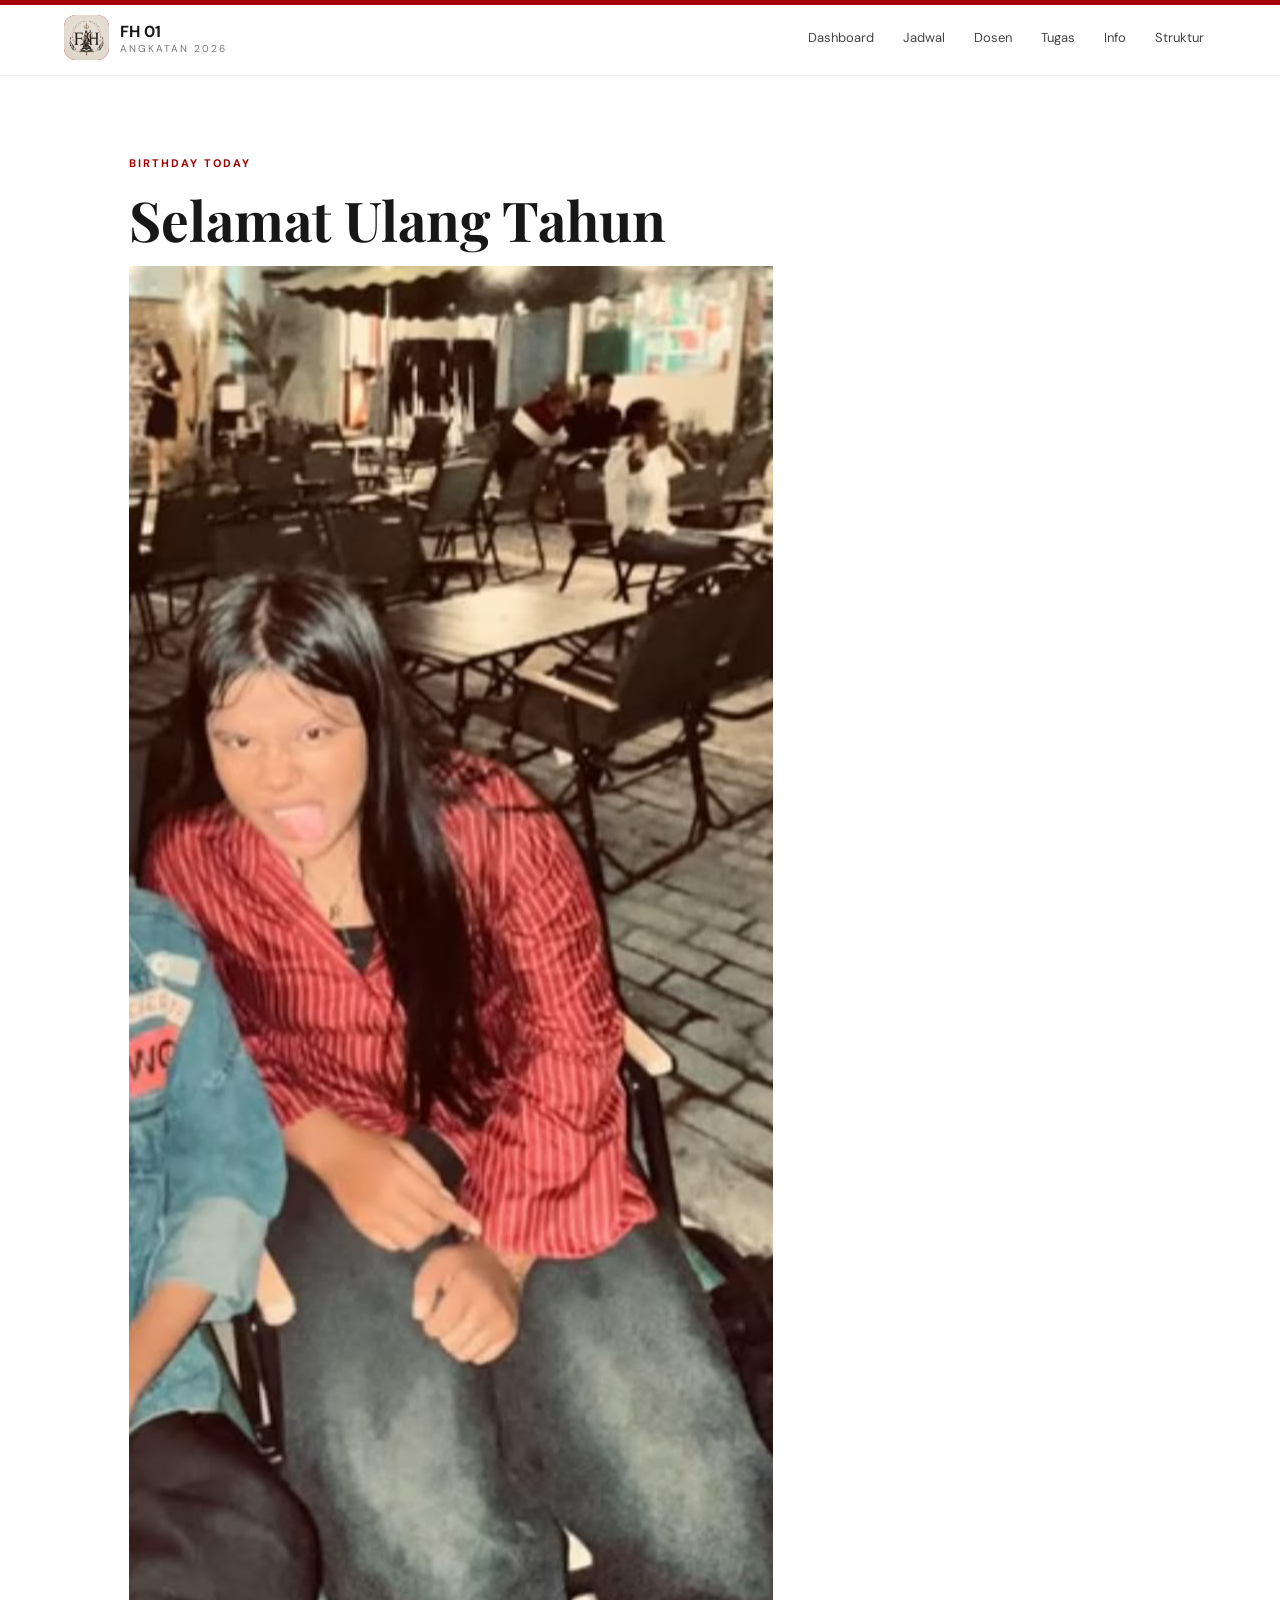
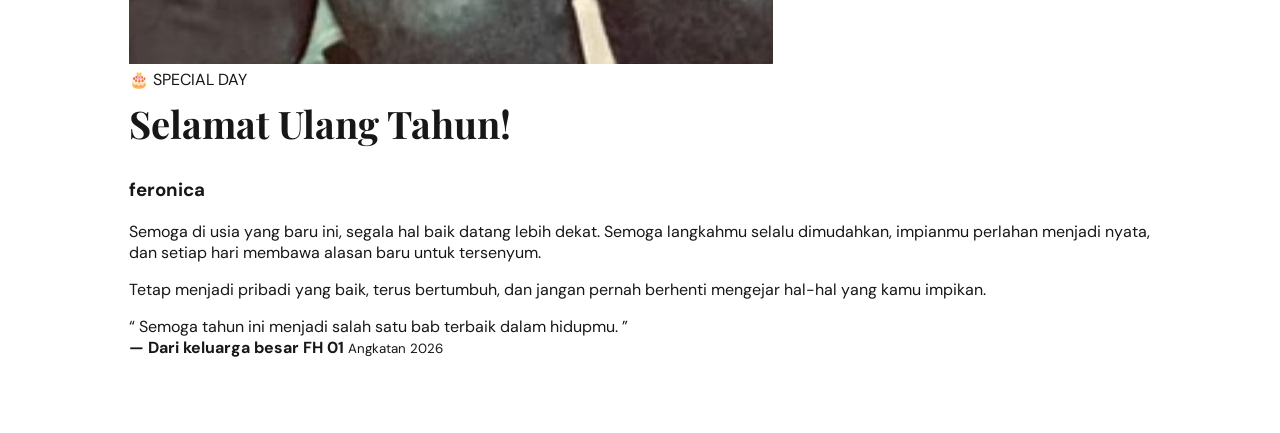
<file: birthday.html>
<!doctype html>
<html lang="id">
<head>
<meta charset="utf-8">
<meta name="viewport" content="width=device-width,initial-scale=1">
<title>Selamat Ulang Tahun • FH 01</title>
<link rel="stylesheet" href="style.css">
</head>

<body>

<header class="top">
  <div class="brand">
    <div class="logo">
      <img src="assets/logo.jpg" alt="Logo FH 01">
    </div>

    <div>
      <b>FH 01</b>
      <small>ANGKATAN 2026</small>
    </div>
  </div>

  <nav>
    <a href="index.html">Dashboard</a>
    <a href="jadwal.html">Jadwal</a>
    <a href="dosen.html">Dosen</a>
    <a href="tugas.html">Tugas</a>
    <a href="pengumuman.html">Info</a>
    <a href="struktur.html">Struktur</a>
  </nav>
</header>


<main class="page">

  <span class="eyebrow">BIRTHDAY TODAY</span>

  <h1>Selamat Ulang Tahun </h1>

  <section class="birthday-card">

    <div class="birthday-photo">
      <img src="assets/birthday.jpg" alt="Foto yang berulang tahun">
    </div>

    <div class="birthday-content">

      <span class="birthday-label">
        🎂 SPECIAL DAY
      </span>

      <h2>
        Selamat Ulang Tahun!
      </h2>

      <h3>
        feronica
      
      </h3>

      <p>
        Semoga di usia yang baru ini, segala hal baik
        datang lebih dekat. Semoga langkahmu selalu
        dimudahkan, impianmu perlahan menjadi nyata,
        dan setiap hari membawa alasan baru untuk tersenyum.
      </p>

      <p>
        Tetap menjadi pribadi yang baik, terus bertumbuh,
        dan jangan pernah berhenti mengejar hal-hal
        yang kamu impikan.
      </p>

      <div class="birthday-wish">
        <span>“</span>
        Semoga tahun ini menjadi salah satu
        bab terbaik dalam hidupmu.
        <span>”</span>
      </div>

      <div class="birthday-footer">
        <b>— Dari keluarga besar FH 01</b>
        <small>Angkatan 2026</small>
      </div>

    </div>

  </section>

</main>

</body>
</html>
</file>
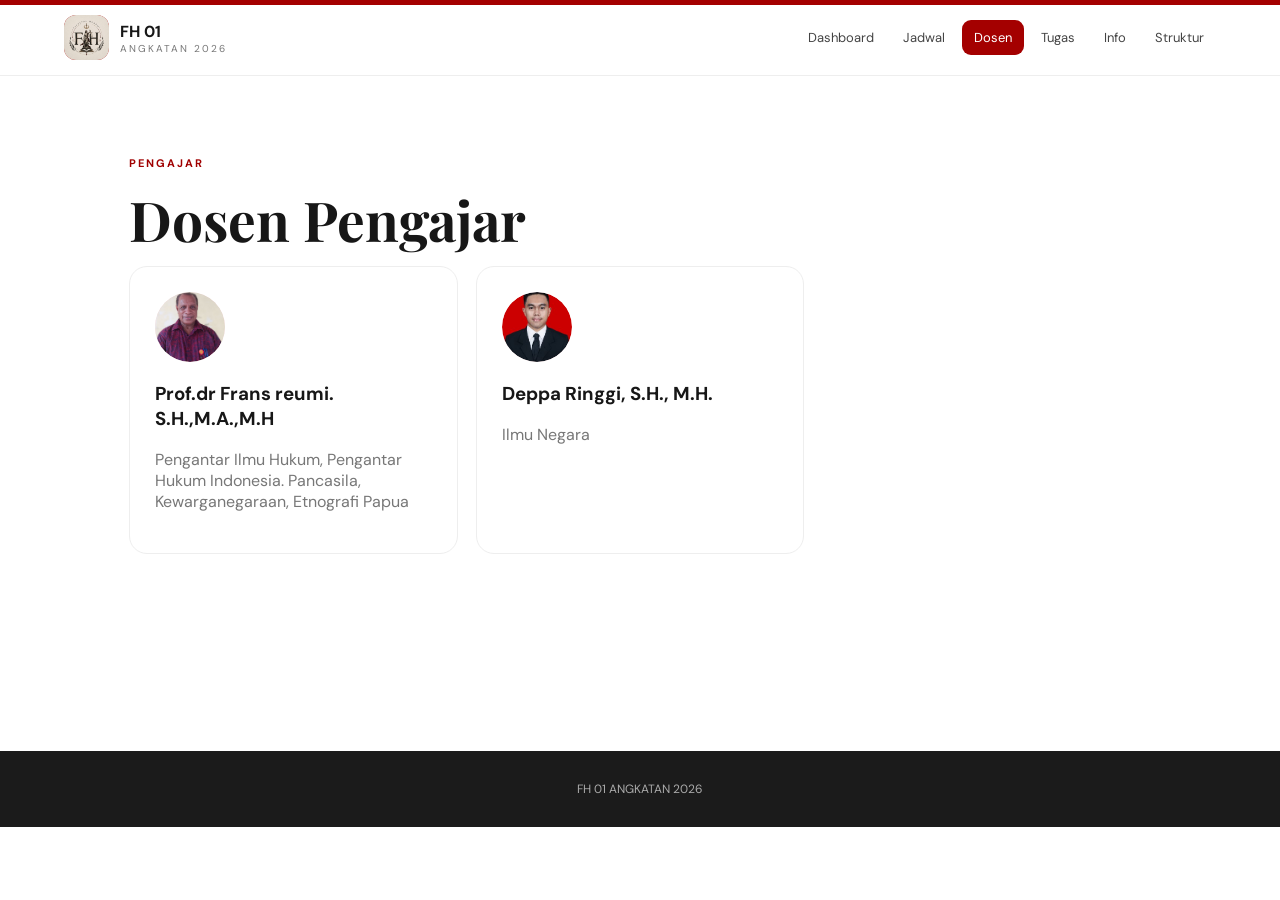
<file: dosen.html>
<!doctype html>
<html lang="id">
<head>
<meta charset="utf-8">
<meta name="viewport" content="width=device-width,initial-scale=1">
<title>Dosen • FH 01</title>
<link rel="stylesheet" href="style.css">
</head>
<body>
<header class="top">
<div class="brand">
<div class="logo"><img src="assets/logo.jpg" alt="Logo FH 01"></div>
<div>
<b>FH 01</b>
<small>ANGKATAN 2026</small>
</div>
</div>
<nav>
<a href="index.html">Dashboard</a>
<a href="jadwal.html">Jadwal</a>
<a class="active" href="dosen.html">Dosen</a>
<a href="tugas.html">Tugas</a>
<a href="pengumuman.html">Info</a>
<a href="struktur.html">Struktur</a>
</nav>
</header>
<main class="page">
<span class="eyebrow">PENGAJAR</span>
<h1>Dosen Pengajar</h1>
<div class="grid">
<div class="info">
<div class="avatar"><img src="assets/dosen.jpg" alt="Foto Dosen 1"></div>
<h3>Prof.dr Frans reumi. S.H.,M.A.,M.H</h3>
<p>Pengantar Ilmu Hukum,
  
Pengantar Hukum Indonesia.
  
Pancasila,
  
Kewarganegaraan,
  
Etnografi Papua</p>
</div>
<div class="info">
<div class="avatar"><img src="assets/dosen2.jpg" alt="Foto Dosen 2"></div>
<h3>Deppa Ringgi, S.H., M.H.</h3>
<p>Ilmu Negara</p>
</div>
</div>
</main>
<footer>FH 01 ANGKATAN 2026</footer>
</body>
</html>
</file>
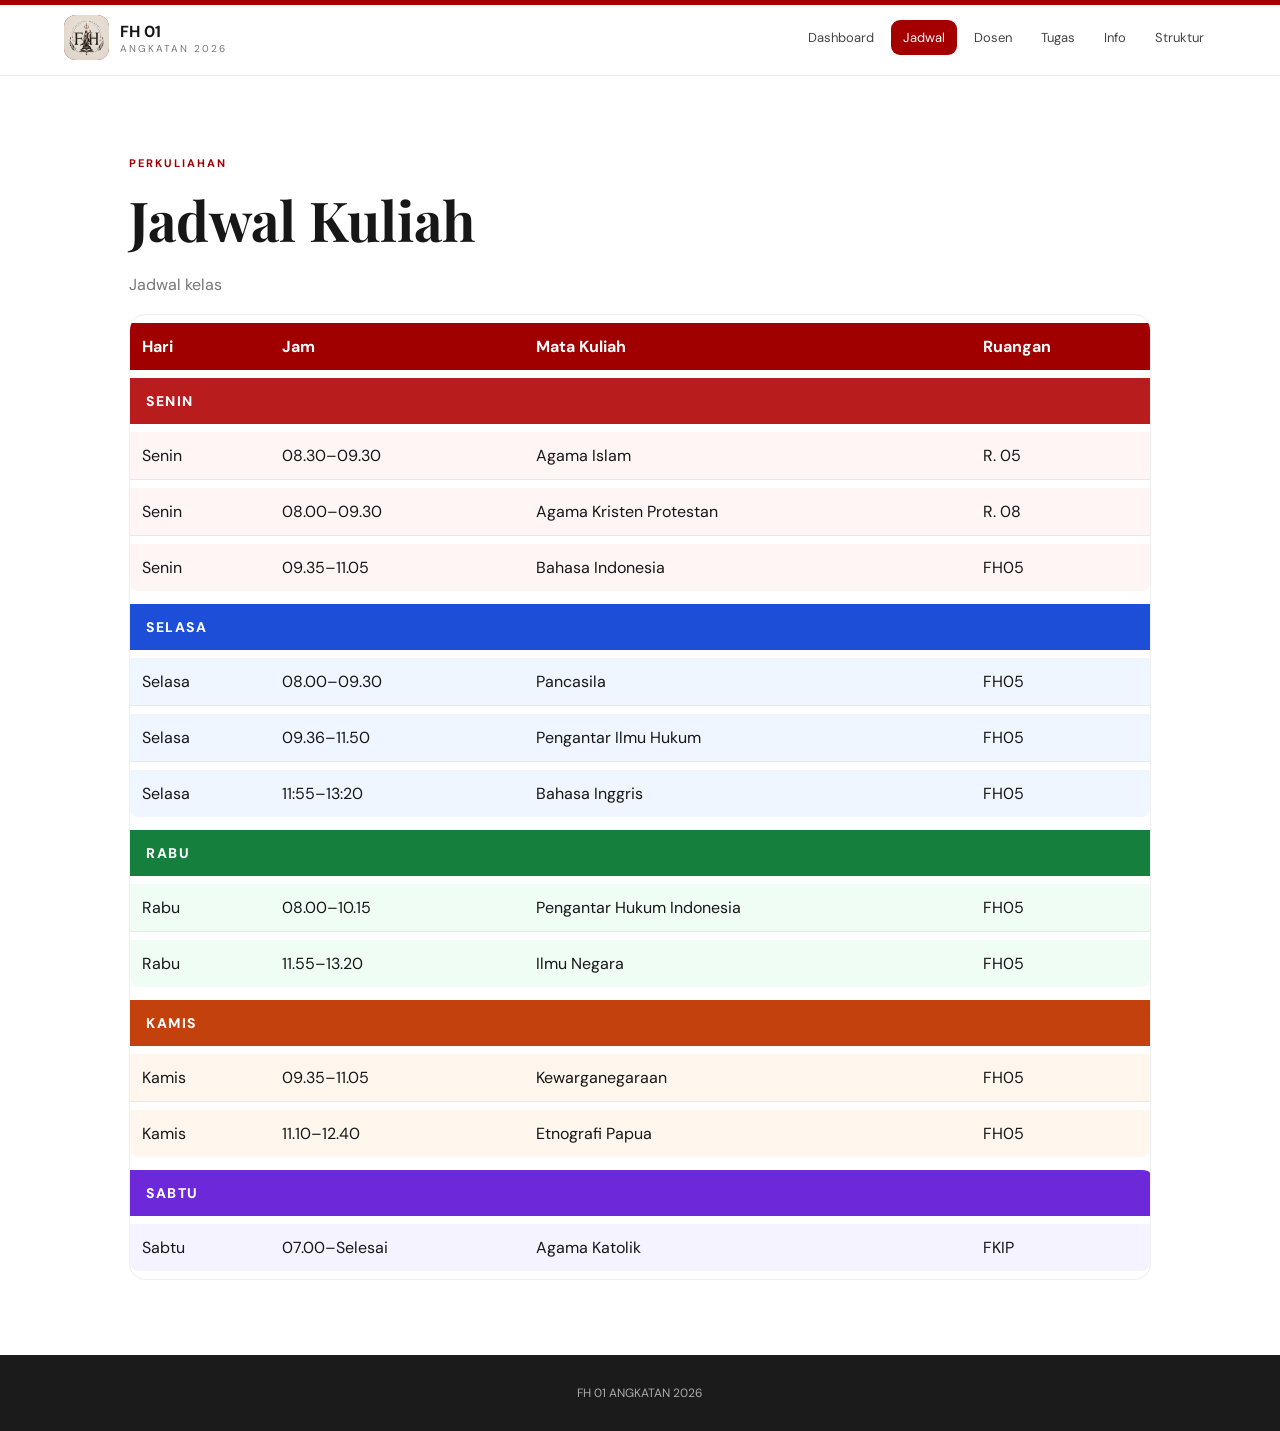
<file: jadwal.html>
<!doctype html>
<html lang="id">
<head>
<meta charset="utf-8">
<meta name="viewport" content="width=device-width,initial-scale=1">
<title>Jadwal • FH 01</title>
<link rel="stylesheet" href="style.css">
</head>
<body>

<header class="top">

<div class="brand">
<div class="logo">
<img src="assets/logo.jpg" alt="Logo FH 01">
</div>

<div>
<b>FH 01</b>
<small>ANGKATAN 2026</small>
</div>
</div>

<nav>
<a href="index.html">Dashboard</a>
<a class="active" href="jadwal.html">Jadwal</a>
<a href="dosen.html">Dosen</a>
<a href="tugas.html">Tugas</a>
<a href="pengumuman.html">Info</a>
<a href="struktur.html">Struktur</a>
</nav>

</header>


<main class="page">

<span class="eyebrow">PERKULIAHAN</span>

<h1>Jadwal Kuliah</h1>

<p class="muted">Jadwal kelas</p>

<div class="tablewrap">



<table class="schedule-table">

<thead>
<tr>
<th>Hari</th>
<th>Jam</th>
<th>Mata Kuliah</th>
<th>Ruangan</th>
</tr>
</thead>

<tbody class="senin">
<tr class="day-title">
<td colspan="4">SENIN</td>
</tr>
<tr>
<td>Senin</td>
<td>08.30–09.30</td>
<td>Agama Islam</td>
<td>R. 05</td>
</tr>
<tr>
<td>Senin</td>
<td>08.00–09.30</td>
<td>Agama Kristen Protestan</td>
<td>R. 08</td>
</tr>
<tr>
<td>Senin</td>
<td>09.35–11.05</td>
<td>Bahasa Indonesia</td>
<td>FH05</td>
</tr>
</tbody>

<tbody class="selasa">
<tr class="day-title">
<td colspan="4">SELASA</td>
</tr>
<tr>
<td>Selasa</td>
<td>08.00–09.30</td>
<td>Pancasila</td>
<td>FH05</td>
</tr>
<tr>
<td>Selasa</td>
<td>09.36–11.50</td>
<td>Pengantar Ilmu Hukum</td>
<td>FH05</td>
</tr>
<tr>
<td>Selasa</td>
<td>11:55–13:20</td>
<td>Bahasa Inggris</td>
<td>FH05</td>
</tr>
</tbody>

<tbody class="rabu">
<tr class="day-title">
<td colspan="4">RABU</td>
</tr>
<tr>
<td>Rabu</td>
<td>08.00–10.15</td>
<td>Pengantar Hukum Indonesia</td>
<td>FH05</td>
</tr>
<tr>
<td>Rabu</td>
<td>11.55–13.20</td>
<td>Ilmu Negara</td>
<td>FH05</td>
</tr>
</tbody>

<tbody class="kamis">
<tr class="day-title">
<td colspan="4">KAMIS</td>
</tr>
<tr>
<td>Kamis</td>
<td>09.35–11.05</td>
<td>Kewarganegaraan</td>
<td>FH05</td>
</tr>
<tr>
<td>Kamis</td>
<td>11.10–12.40</td>
<td>Etnografi Papua</td>
<td>FH05</td>
</tr>
</tbody>

<tbody class="sabtu">
<tr class="day-title">
<td colspan="4">SABTU</td>
</tr>
<tr>
<td>Sabtu</td>
<td>07.00–Selesai</td>
<td>Agama Katolik</td>
<td>FKIP</td>
</tr>
</tbody>

</table>



</div>

</main>


<footer>
FH 01 ANGKATAN 2026
</footer>

</body>
</html>
</file>
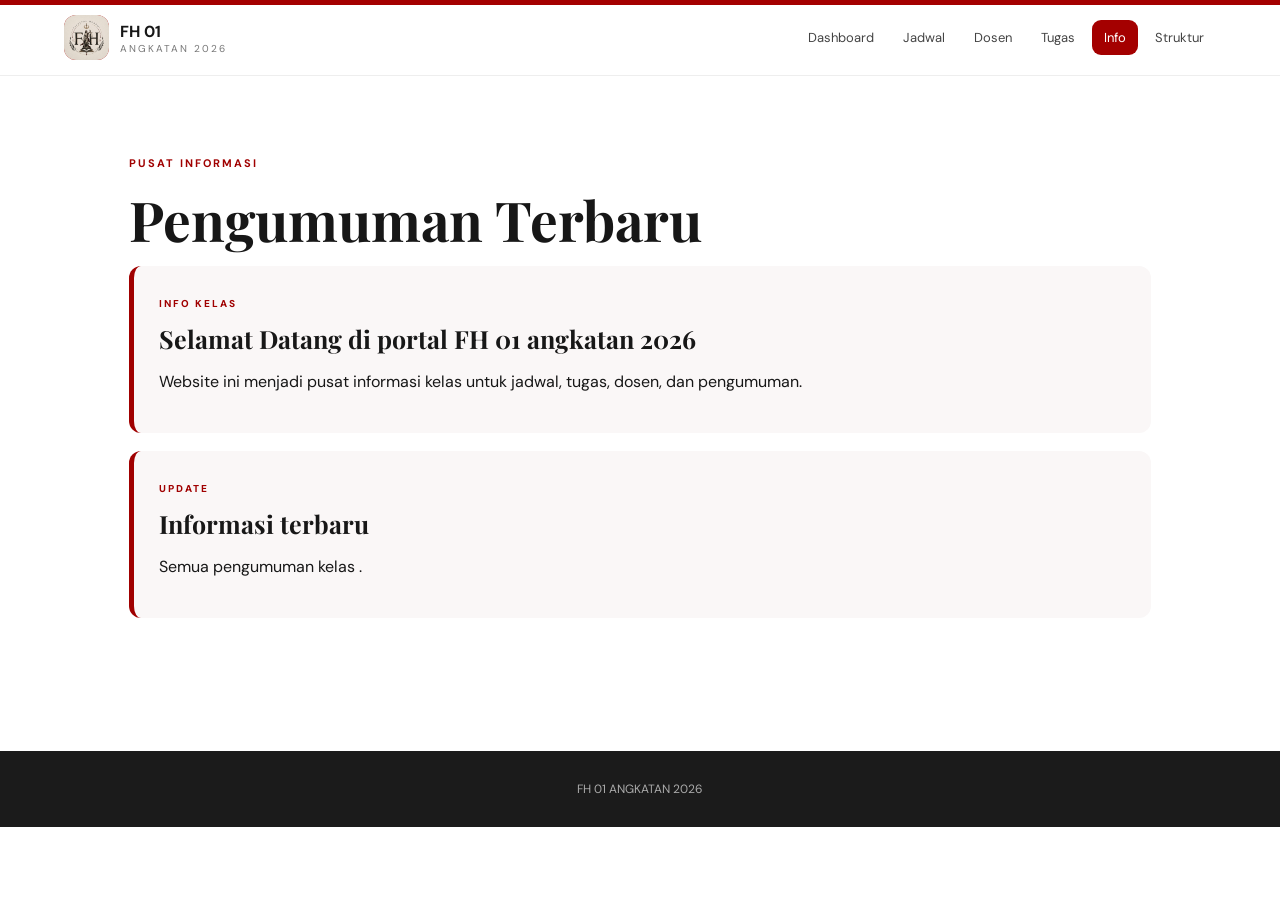
<file: pengumuman.html>
<!doctype html>
<html lang="id">
<head>
<meta charset="utf-8">
<meta name="viewport" content="width=device-width,initial-scale=1">
<title>Informasi • FH 01</title>
<link rel="stylesheet" href="style.css">
</head>
<body>
<header class="top">
<div class="brand">
<div class="logo"><img src="assets/logo.jpg" alt="Logo FH 01"></div>
<div>
<b>FH 01</b>
<small>ANGKATAN 2026</small>
</div>
</div>
<nav>
<a href="index.html">Dashboard</a>
<a href="jadwal.html">Jadwal</a>
<a href="dosen.html">Dosen</a>
<a href="tugas.html">Tugas</a>
<a class="active" href="pengumuman.html">Info</a>
<a href="struktur.html">Struktur</a>
</nav>
</header>
<main class="page">
<span class="eyebrow">PUSAT INFORMASI</span>
<h1>Pengumuman Terbaru</h1>
<div class="list">
<article>
<span class="date">INFO KELAS</span>
<h3>Selamat Datang di portal FH 01 angkatan 2026</h3>
<p>Website ini menjadi pusat informasi kelas untuk jadwal, tugas, dosen, dan pengumuman.</p>
</article>
<article>
<span class="date">UPDATE</span>
<h3>Informasi terbaru</h3>
<p>Semua pengumuman kelas .</p>
</article>
</div>
</main>
<footer>FH 01 ANGKATAN 2026</footer>
</body>
</html>
</file>
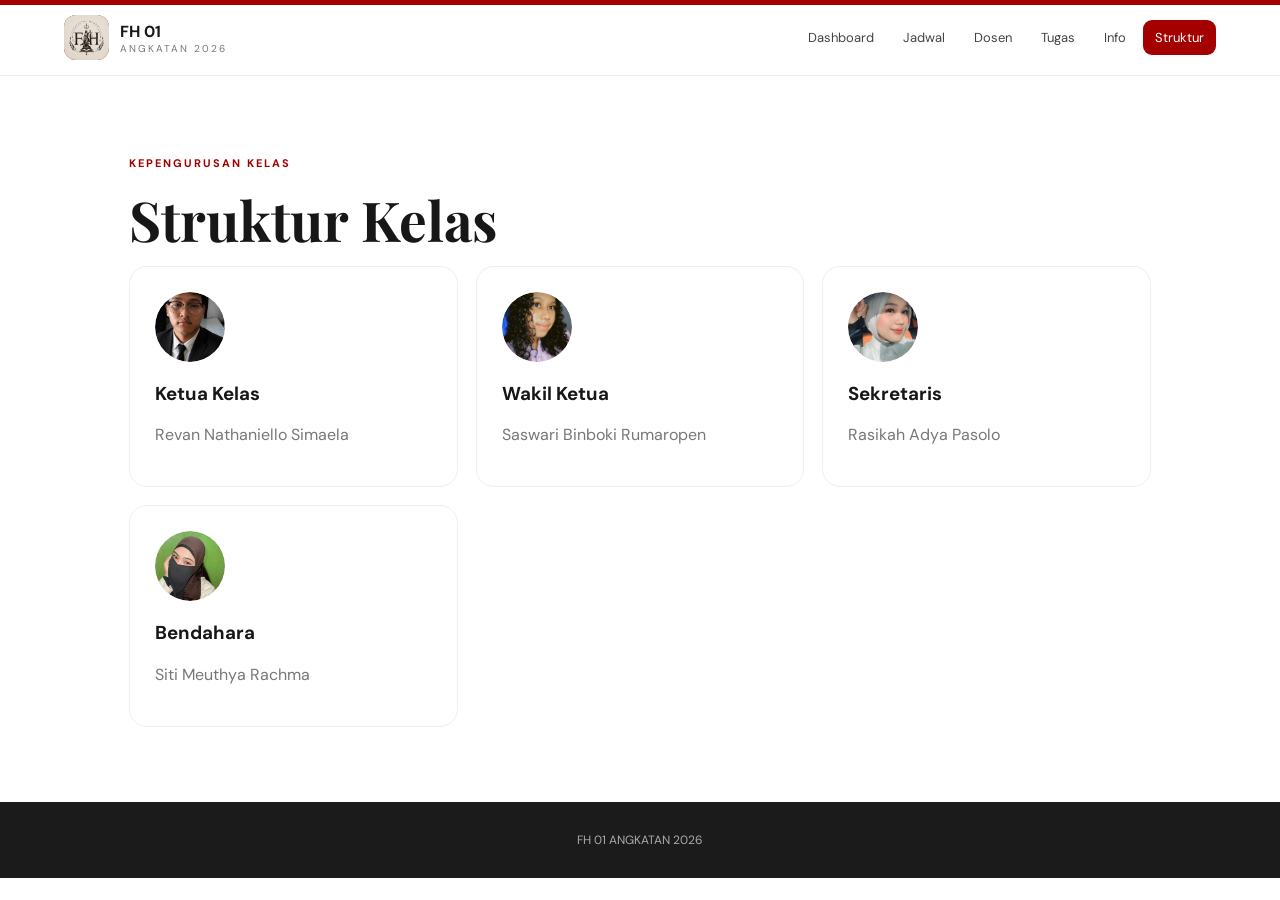
<file: struktur.html>
<!doctype html>
<html lang="id">
<head>
<meta charset="utf-8">
<meta name="viewport" content="width=device-width,initial-scale=1">
<title>Struktur • FH 01</title>
<link rel="stylesheet" href="style.css">
</head>
<body>
<header class="top">
<div class="brand">
<div class="logo"><img src="assets/logo.jpg" alt="Logo FH 01"></div>
<div>
<b>FH 01</b>
<small>ANGKATAN 2026</small>
</div>
</div>
<nav>
<a href="index.html">Dashboard</a>
<a href="jadwal.html">Jadwal</a>
<a href="dosen.html">Dosen</a>
<a href="tugas.html">Tugas</a>
<a href="pengumuman.html">Info</a>
<a class="active" href="struktur.html">Struktur</a>
</nav>
</header>
<main class="page">
<span class="eyebrow">KEPENGURUSAN KELAS</span>
<h1>Struktur Kelas</h1>
<div class="grid">
<div class="info">
<div class="avatar"><img src="assets/ketua-kelas.jpg" alt="Foto Ketua Kelas"></div>
<h3>Ketua Kelas</h3>
<p>Revan Nathaniello Simaela</p>
</div>
<div class="info">
<div class="avatar"><img src="assets/wakil-ketua.jpg" alt="Foto Wakil Ketua"></div>
<h3>Wakil Ketua</h3>
<p>Saswari Binboki Rumaropen</p>
</div>
<div class="info">
<div class="avatar"><img src="assets/sekretaris.jpg" alt="Foto Sekretaris"></div>
<h3>Sekretaris</h3>
<p>Rasikah Adya Pasolo</p>
</div>
<div class="info">
<div class="avatar"><img src="assets/bendahara.jpg" alt="Foto Bendahara"></div>
<h3>Bendahara</h3>
<p>Siti Meuthya Rachma</p>
</div>
</div>
</main>
<footer>FH 01 ANGKATAN 2026</footer>
</body>
</html>
</file>
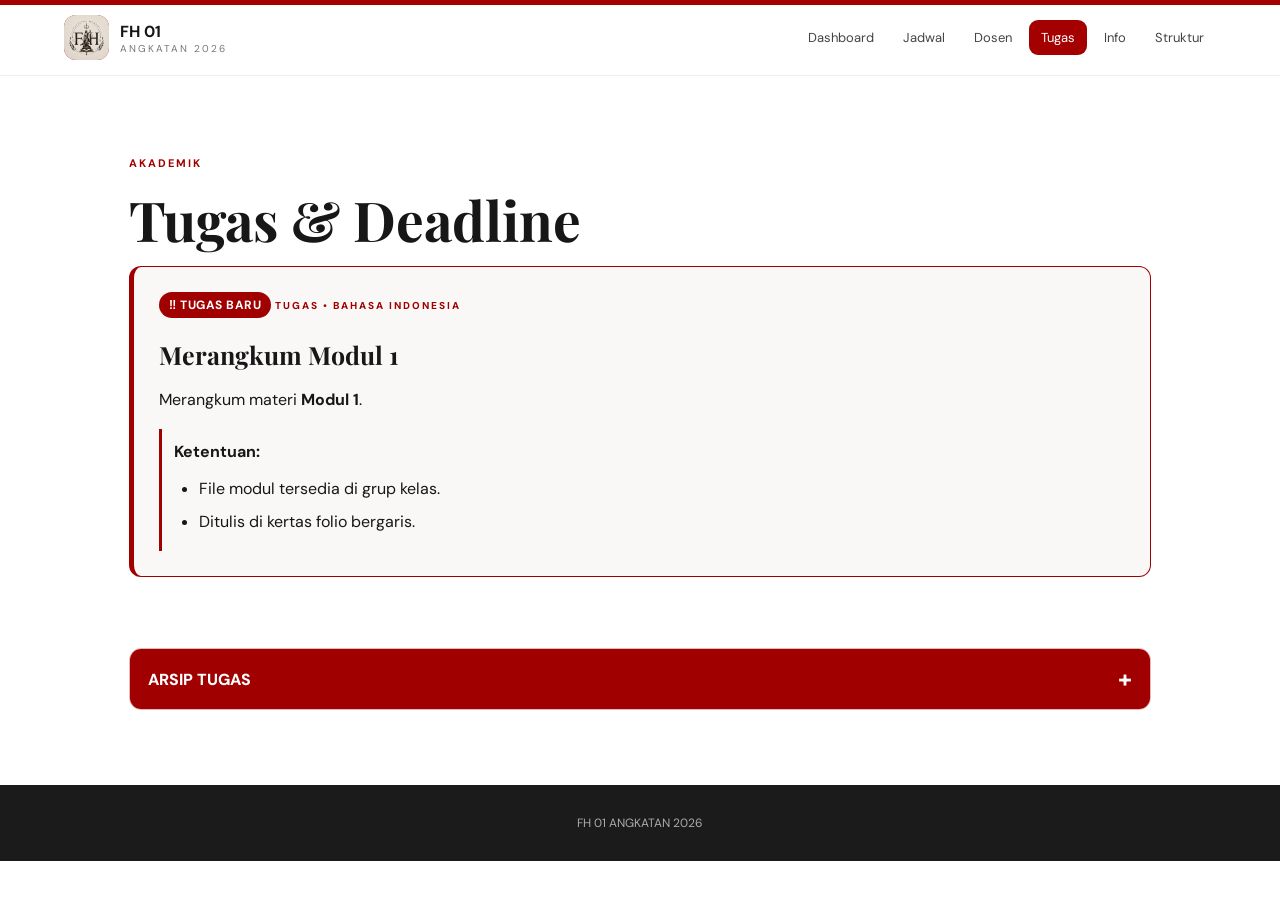
<file: tugas.html>
<!doctype html>
<html lang="id">
<head>
<meta charset="utf-8">
<meta name="viewport" content="width=device-width, initial-scale=1">
<title>Tugas • FH 01</title>
<link rel="stylesheet" href="style.css">

<style>
.daftar-tugas {
    margin: 12px 0 0;
    padding-left: 25px;
    line-height: 1.6;
}
.daftar-tugas li {
    margin-bottom: 7px;
}
.list article {
    margin-bottom: 25px;
    overflow: hidden;
    box-sizing: border-box;
}
.list article p {
    line-height: 1.6;
    overflow-wrap: break-word;
}
.list article h3 {
    margin-bottom: 10px;
}
.catatan {
    margin-top: 12px;
    padding: 10px 12px;
    border-left: 3px solid #a00000;
    line-height: 1.6;
}
.tugas-panjang {
    line-height: 1.7;
}
.tugas-terbaru {
    border: 1px solid #a00000;
    border-left: 5px solid #a00000;
    padding: 18px;
    border-radius: 8px;
    background: rgba(160, 0, 0, 0.04);
}
.badge-baru,
.badge-belum {
    display: inline-block;
    margin-bottom: 10px;
    padding: 5px 10px;
    border-radius: 20px;
    color: #fff;
    font-size: 12px;
    font-weight: 700;
    letter-spacing: 0.5px;
}
.badge-baru {
    background: #a00000;
}
.badge-belum {
    background: #287444;
}
.deadline {
    margin-top: 12px;
    padding: 10px 12px;
    border-left: 3px solid #a00000;
    font-weight: 600;
}

/* ARSIP TUGAS */
.arsip-tugas {
    margin-top: 28px;
    border: 1px solid #e5b7b7;
    border-radius: 12px;
    overflow: hidden;
    background: #fff;
}
.arsip-tugas summary {
    padding: 18px;
    background: #a00000;
    color: #fff;
    font-weight: 800;
    cursor: pointer;
    list-style: none;
    display: flex;
    align-items: center;
    justify-content: space-between;
    gap: 12px;
}
.arsip-tugas summary::-webkit-details-marker {
    display: none;
}
.arsip-tugas summary::after {
    content: "+";
    font-size: 24px;
    line-height: 1;
}
.arsip-tugas[open] summary::after {
    content: "−";
}
.arsip-tugas summary:hover {
    background: #800000;
}
.arsip-tugas .isi-arsip {
    padding: 16px;
}
.arsip-tugas .isi-arsip article {
    padding: 16px;
    border: 1px solid #e5e7eb;
    border-radius: 8px;
    background: #fff;
}
.arsip-tugas .isi-arsip article:last-child {
    margin-bottom: 0;
}
@media (max-width: 600px) {
    .arsip-tugas summary {
        padding: 15px;
        font-size: 14px;
    }
    .arsip-tugas .isi-arsip {
        padding: 10px;
    }
    .arsip-tugas .isi-arsip article {
        padding: 13px;
    }
}
</style>
</head>

<body>

<header class="top">
    <div class="brand">
        <div class="logo">
            <img src="assets/logo.jpg" alt="Logo FH 01">
        </div>
        <div>
            <b>FH 01</b>
            <small>ANGKATAN 2026</small>
        </div>
    </div>

    <nav>
        <a href="index.html">Dashboard</a>
        <a href="jadwal.html">Jadwal</a>
        <a href="dosen.html">Dosen</a>
        <a class="active" href="tugas.html">Tugas</a>
        <a href="pengumuman.html">Info</a>
        <a href="struktur.html">Struktur</a>
    </nav>
</header>

<main class="page">
    <span class="eyebrow">AKADEMIK</span>
    <h1>Tugas &amp; Deadline</h1>

    <div class="list">

        <!-- SATU-SATUNYA TUGAS BARU -->
        <article class="tugas-terbaru">
            <span class="badge-baru">‼️ TUGAS BARU</span>
            <span class="date">TUGAS • BAHASA INDONESIA</span>

            <h3>Merangkum Modul 1</h3>

            <p class="tugas-panjang">
                Merangkum materi <strong>Modul 1</strong>.
            </p>

            <div class="catatan">
                <strong>Ketentuan:</strong>
                <ul class="daftar-tugas">
                    <li>File modul tersedia di grup kelas.</li>
                    <li>Ditulis di kertas folio bergaris.</li>
                </ul>
            </div>
        </article>

        <!-- SEMUA TUGAS LAMA DISIMPAN DI SINI -->
        <details class="arsip-tugas">
            <summary>ARSIP TUGAS</summary>

            <div class="isi-arsip">

                <!-- KEWARGANEGARAAN -->
                <article>
                    <span class="badge-belum">SUDAH DIKUMPUL</span>
                    <span class="date">UTS • KEWARGANEGARAAN</span>

                    <h3>Pendidikan Kewarganegaraan dan Anti Korupsi</h3>

                    <p class="tugas-panjang">
                        <strong>
                            Pendidikan kewarganegaraan dan anti korupsi
                            dalam kehidupan B3 (bermasyarakat, berbangsa,
                            bernegara).
                        </strong>
                    </p>

                    <div class="catatan">
                        <strong>Ketentuan:</strong>
                        <ul class="daftar-tugas">
                            <li>Diketik.</li>
                            <li>Menggunakan kertas A4.</li>
                            <li>Spasi 1,5.</li>
                            <li>Tidak menggunakan cover.</li>
                            <li>Dalam bentuk makalah.</li>
                        </ul>
                    </div>
                </article>

                <!-- ILMU NEGARA -->
                <article>
                    <span class="badge-belum">SUDAH DIKUMPUL</span>
                    <span class="date">TUGAS • ILMU NEGARA</span>

                    <h3>Soal Pemahaman Konsep</h3>

                    <ol class="daftar-tugas">
                        <li>Jelaskan empat unsur konstitutif negara menurut Konvensi Montevideo 1933!</li>
                        <li>Uraikan perbedaan antara teori deklaratif dan teori konstitutif dalam pengakuan negara!</li>
                        <li>Sebutkan dan jelaskan enam sebab utama lenyapnya negara!</li>
                        <li>Jelaskan perbedaan antara teori terjadinya negara secara primer dan secara sekunder!</li>
                        <li>Apa yang dimaksud dengan <strong>continuator state</strong> dan <strong>successor state</strong>? Berikan masing-masing satu contoh!</li>
                    </ol>

                    <h3>Studi Kasus dan Analisis</h3>
                    <p><strong>7.2 Studi Kasus dan Analisis</strong></p>
                    <p>Pilih satu studi kasus untuk dianalisis secara sederhana sesuai dengan materi Ilmu Negara.</p>

                    <div class="catatan">
                        <strong>Ketentuan:</strong>
                        <ul class="daftar-tugas">
                            <li>Dikerjakan di folio bergaris.</li>
                            <li>Ditulis tangan.</li>
                        </ul>
                    </div>

                    <div class="deadline">
                        <strong>Batas kumpul: Jam Ilmu Negara.</strong>
                    </div>
                </article>

                <!-- ETNOGRAFI PAPUA -->
                <article>
                    <span class="badge-belum">SUDAH DIKUMPUL</span>
                    <span class="date">TUGAS UAS • ETNOGRAFI PAPUA</span>

                    <h3>Kerangka Etnografi sebagai Fokus Kebudayaan di Papua</h3>

                    <p class="tugas-panjang">
                        <strong>
                            Rumuskan kerangka etnografi sebagai fokus
                            kebudayaan di Papua.
                        </strong>
                    </p>

                    <p><strong>9 unsur kebudayaan.</strong></p>

                    <div class="catatan">
                        <strong>Ketentuan:</strong>
                        <ul class="daftar-tugas">
                            <li>Tidak menggunakan sampul.</li>
                            <li>Tidak perlu dijilid.</li>
                        </ul>
                    </div>

                    <div class="deadline">
                        <strong>Kumpul terakhir.</strong>
                    </div>
                </article>

                <!-- PENGANTAR HUKUM INDONESIA -->
                <article>
                    <span class="badge-belum">SUDAH DIKUMPUL</span>
                    <span class="date">TUGAS • PENGANTAR HUKUM INDONESIA</span>

                    <h3>Tugas Pengantar Hukum Indonesia</h3>

                    <p class="tugas-panjang">
                        <strong>
                            Rumuskan apa saja yang menjadi kekuatan
                            berlakunya hukum positif di Indonesia.
                        </strong>
                    </p>

                    <div class="catatan">
                        <strong>Ketentuan:</strong>
                        <ul class="daftar-tugas">
                            <li>Diketik.</li>
                            <li>Diprint menggunakan kertas A4.</li>
                        </ul>
                    </div>
                </article>

                <!-- PENGANTAR ILMU HUKUM -->
                <article>
                    <span class="badge-belum">SUDAH DIKUMPUL</span>
                    <span class="date">TUGAS PIH • SELASA, 15 SEPTEMBER 2026</span>

                    <h3>Tugas Pengantar Ilmu Hukum</h3>

                    <p><strong>Apa yang saudara ketahui tentang:</strong></p>

                    <ol class="daftar-tugas">
                        <li>Mengapa hukum disebut <strong>TIDAK NETRAL</strong> dan <strong>TIDAK BERDIRI SENDIRI</strong>?</li>
                        <li>Uraikan secara singkat subjek hukum dan objek hukum disertai contoh masing-masing.</li>
                        <li>Hak dan kewajiban disertai contoh masing-masing.</li>
                        <li>Hubungan subjek hukum, objek hukum, hak dan kewajiban.</li>
                        <li>Analisis kasus bebas: siapa subjek hukum, apa objek hukum, apa hak dan kewajiban para pihak, serta akibat hukum apabila salah satu pihak tidak memenuhi kewajibannya.</li>
                    </ol>

                    <div class="catatan">
                        <strong>Catatan:</strong>
                        Argumentatif dan bisa menggunakan produk hukum.
                    </div>
                </article>

                <!-- PANCASILA -->
                <article>
                    <span class="badge-belum">SUDAH DIKUMPUL</span>
                    <span class="date">TUGAS HARIAN • SELASA, 15 SEPTEMBER 2026</span>

                    <h3>Tugas Harian Pancasila FH01 Semester 1</h3>

                    <p><strong>Selasa, 15 September 2026.</strong></p>
                    <p><strong>TUGAS HARIAN</strong></p>

                    <p class="tugas-panjang">
                        Peran mahasiswa dalam menjabarkan butir-butir
                        Pancasila melalui lima sila dalam kehidupan B3
                        (bermasyarakat, berbangsa dan bernegara) di kampus.
                    </p>

                    <div class="catatan">
                        <strong>Ketentuan:</strong>
                        <p>Di kertas A4 dengan spasi 1,5.</p>
                    </div>
                </article>

            </div>
        </details>

    </div>
</main>

<footer>
    FH 01 ANGKATAN 2026
</footer>

</body>
</html>
</file>
<file: style.css>
@import url('https://fonts.googleapis.com/css2?family=DM+Sans:wght@400;500;700&family=Playfair+Display:wght@600;700&display=swap');

*{box-sizing:border-box}
body{margin:0;font-family:'DM Sans',sans-serif;background:#fff;color:#171717}
body:before{content:"";position:fixed;inset:0 0 auto 0;height:5px;background:#a40000;z-index:5}

.top{height:auto;min-height:76px;padding:14px 5%;display:flex;align-items:center;justify-content:space-between;gap:25px;background:#fff;border-bottom:1px solid #eee;position:sticky;top:0;z-index:4}

.brand{display:flex;align-items:center;gap:11px}
.logo{width:45px;height:45px;border-radius:12px;background:#a40000;color:#fff;display:grid;place-items:center;font-weight:800;overflow:hidden;flex-shrink:0}
.logo img{display:block;width:100%;height:100%;object-fit:contain}
.brand b{display:block}
.brand small{display:block;color:#777;font-size:10px;letter-spacing:2px}

nav{display:flex;gap:5px;flex-wrap:wrap;justify-content:flex-end}
nav a{padding:9px 12px;border-radius:9px;color:#444;text-decoration:none;font-size:13px}
nav a:hover,nav a.active{background:#a40000;color:white}

.hero{min-height:590px;background:linear-gradient(120deg,#8f0000,#c00 55%,#eee 55%,#fff);color:#fff;padding:75px 7%;display:flex;align-items:center;justify-content:space-between;gap:45px}
.hero-text{max-width:650px}
.pill,.eyebrow{font-size:11px;letter-spacing:2px;font-weight:700}
.hero h1{font-family:'Playfair Display',serif;font-size:clamp(50px,8vw,92px);line-height:.92;margin:18px 0}
.hero h1 em{font-size:.48em;font-style:normal;color:#ffe7e7}
.hero p{font-size:18px;line-height:1.6;max-width:570px}
.actions{display:flex;gap:12px;margin-top:30px;flex-wrap:wrap}
.btn{display:inline-block;padding:13px 20px;border-radius:10px;background:#fff;color:#a00000;text-decoration:none;font-weight:700;border:0}
.btn.ghost{background:transparent;color:#fff;border:1px solid #fff}
.photo{width:min(410px,38vw);height:410px;display:grid;place-items:center;overflow:visible;flex-shrink:0}
.hero-logo{width:100%;height:100%;display:grid;place-items:center}
.hero-logo img{width:90%;height:90%;object-fit:contain;object-position:center;display:block;filter:drop-shadow(0 12px 18px rgba(0,0,0,.22))}

.section,.page{max-width:1150px;margin:auto;padding:75px 5%}
.section-head{display:flex;justify-content:space-between}
.eyebrow{color:#a00000}
h1,h2{font-family:'Playfair Display',serif}
h2{font-size:38px;margin:8px 0 28px}

.cards{display:grid;grid-template-columns:repeat(4,1fr);gap:16px}
.card{min-height:170px;padding:24px;border:1px solid #eee;border-radius:18px;text-decoration:none;color:#171717;display:flex;flex-direction:column;gap:12px;box-shadow:0 10px 30px #00000008;transition:.2s}
.card:hover{transform:translateY(-5px);border-color:#d8aaaa}
.card b{font-size:18px}
.card span,.muted{color:#777;line-height:1.6}
.card strong{margin-top:auto;color:#a00000}
.static{min-height:120px}

.notice{margin:0 auto 75px;padding:35px;width:90%;max-width:1050px;border-radius:22px;background:#f8eeee;display:flex;align-items:center;justify-content:space-between;gap:25px}
.notice h2{margin:7px 0}
.notice p{color:#666}

.page{min-height:75vh}
.page h1{font-size:55px;margin:10px 0}

.tablewrap{overflow:auto;border:1px solid #eee;border-radius:16px}
table{width:100%;border-collapse:collapse;min-width:650px}
th,td{text-align:left;padding:17px;border-bottom:1px solid #eee}
th{background:#a00000;color:#fff}
tr:last-child td{border:0}


/* ARSIP TUGAS */
.arsip-tugas {
    margin-top: 28px;
    border: 1px solid #e5b7b7;
    border-radius: 12px;
    overflow: hidden;
    background: #fff;
}

.arsip-tugas summary {
    padding: 18px;
    background: #a00000;
    color: #fff;
    font-weight: 800;
    cursor: pointer;
    list-style: none;
    display: flex;
    align-items: center;
    justify-content: space-between;
    gap: 12px;
}

.arsip-tugas summary::-webkit-details-marker {
    display: none;
}

.arsip-tugas summary::after {
    content: "+";
    font-size: 24px;
    line-height: 1;
}

.arsip-tugas[open] summary::after {
    content: "−";
}

.arsip-tugas summary:hover {
    background: #800000;
}

.arsip-tugas .isi-arsip {
    padding: 16px;
}

.arsip-tugas .isi-arsip article {
    margin-bottom: 22px;
}

.arsip-tugas .isi-arsip article:last-child {
    margin-bottom: 0;
}

.tugas-terbaru {
    border: 1px solid #a00000;
    border-left: 5px solid #a00000;
    padding: 18px;
    border-radius: 8px;
    background: rgba(160, 0, 0, 0.04);
}

@media (max-width: 600px) {
    .arsip-tugas summary {
        padding: 15px;
        font-size: 14px;
    }

    .arsip-tugas .isi-arsip {
        padding: 12px;
    }
}


/* TABEL JADWAL FH 01 */
.schedule-table{
  width:100%;
  min-width:650px;
  border-collapse:separate;
  border-spacing:0 8px;
}

.schedule-table th{
  padding:13px 12px;
  text-align:left;
  background:#a00000;
  color:#fff;
  border-bottom:none;
}

.schedule-table td{
  padding:13px 12px;
  border-bottom:1px solid #e5e7eb;
}

.schedule-table .day-title td{
  padding:14px 16px;
  font-size:14px;
  font-weight:800;
  letter-spacing:1.5px;
  border-bottom:none;
  border-radius:0;
}

/* SENIN - MERAH */
.schedule-table .senin tr:not(.day-title) td{
  background:#fff5f5;
}
.schedule-table .senin .day-title td{
  background:#b91c1c;
  color:white;
}

/* SELASA - BIRU */
.schedule-table .selasa tr:not(.day-title) td{
  background:#eff6ff;
}
.schedule-table .selasa .day-title td{
  background:#1d4ed8;
  color:white;
}

/* RABU - HIJAU */
.schedule-table .rabu tr:not(.day-title) td{
  background:#f0fdf4;
}
.schedule-table .rabu .day-title td{
  background:#15803d;
  color:white;
}

/* KAMIS - ORANYE */
.schedule-table .kamis tr:not(.day-title) td{
  background:#fff7ed;
}
.schedule-table .kamis .day-title td{
  background:#c2410c;
  color:white;
}

/* SABTU - UNGU */
.schedule-table tbody.sabtu tr.day-title td {
  background-color: #6d28d9 !important;
  color: #ffffff !important;
}

.schedule-table tbody.sabtu tr:not(.day-title) td {
  background-color: #f5f3ff !important;
  color: #171717 !important;
}

.schedule-table tbody.sabtu tr.day-title td:first-child {
  border-radius: 8px 0 0 0;
}

.schedule-table tbody.sabtu tr.day-title td:last-child {
  border-radius: 0 8px 0 0;
}

/* JARAK ANTARHARI */
.schedule-table tbody+tbody .day-title td{
  border-top:5px solid #fff;
}

/* SUDUT BARIS TERAKHIR SETIAP HARI */
.schedule-table tbody tr:last-child td:first-child{
  border-radius:0 0 0 8px;
}
.schedule-table tbody tr:last-child td:last-child{
  border-radius:0 0 8px 0;
}

/* TABEL RESPONSIF */
@media(max-width:600px){
  .schedule-table th,
  .schedule-table td{
    padding:10px 7px;
    font-size:12px;
  }

  .schedule-table .day-title td{
    font-size:13px;
    padding:12px;
  }
}

.grid{display:grid;grid-template-columns:repeat(3,1fr);gap:18px}
.info{padding:25px;border:1px solid #eee;border-radius:18px}
.info p{color:#777}
.avatar{width:70px;height:70px;border-radius:50%;overflow:hidden;display:block;background:#f4dddd}
.avatar img{width:100%;height:100%;border-radius:50%;object-fit:cover;object-position:center;display:block}
.money{font-size:45px;font-weight:800;margin:25px 0;color:#a00000}
.list{display:grid;gap:18px}
.list article{padding:25px;border-left:5px solid #a00000;border-radius:12px;background:#faf7f7}
.list h3{font-family:'Playfair Display';font-size:25px;margin:10px 0}
.date{font-size:10px;letter-spacing:2px;font-weight:800;color:#a00000}
footer{text-align:center;padding:30px;background:#1b1b1b;color:#aaa;font-size:12px}

/* LEGAL ARENA */
.legal-arena{--arena-ink:#15251f;--arena-muted:#728078;--arena-line:#e5e9e5;margin:56px auto 38px;padding:30px;width:90%;max-width:1050px;border:1px solid var(--arena-line);border-radius:24px;background:#f8faf8;color:var(--arena-ink);overflow:hidden}
.arena-top{display:flex;justify-content:space-between;align-items:center;gap:20px;margin-bottom:24px}
.arena-eyebrow,.arena-tag{display:inline-block;color:#8d7442;font-size:11px;font-weight:800;letter-spacing:2px}
.arena-top h2{margin:9px 0 7px;font-size:clamp(29px,5vw,46px);line-height:1;letter-spacing:-1.8px}
.arena-top h2 span{color:#9a804d}
.arena-top p,.arena-intro>p,.arena-result>p{color:var(--arena-muted);font-size:14px;line-height:1.8}
.arena-emblem{display:grid;place-items:center;flex-shrink:0;width:76px;height:76px;border:1px solid #d7c8a7;border-radius:22px;background:#f0eadc;color:#907546;font-family:Georgia,serif;font-size:43px}
.arena-panel{position:relative;padding:clamp(22px,5vw,42px);border-radius:19px;background:#fff;border:1px solid var(--arena-line);box-shadow:0 12px 40px rgba(20,40,30,.045)}
.arena-intro,.arena-result{max-width:650px;margin:auto;text-align:center}
.arena-icon{display:grid;place-items:center;width:76px;height:76px;margin:0 auto 20px;border-radius:24px;background:#f2eee4;font-size:36px}
.arena-intro h3,.arena-result h3{margin:13px 0 10px;font-size:clamp(25px,4vw,35px);letter-spacing:-.8px;line-height:1.25}
.arena-intro h3 span{color:#9b8048}
.arena-intro>p,.arena-result>p{max-width:450px;margin:0 auto}
.arena-stats{display:grid;grid-template-columns:repeat(3,minmax(0,1fr));margin:30px 0;padding:19px 0;border-top:1px solid var(--arena-line);border-bottom:1px solid var(--arena-line)}
.arena-stats>div,.arena-result-stats>div{display:flex;flex-direction:column;gap:6px;align-items:center}
.arena-stats>div+div{border-left:1px solid var(--arena-line)}
.arena-stats strong{font-size:23px}
.arena-stats small,.arena-score-row small,.arena-result-stats small,.arena-final-score small{color:var(--arena-muted);font-size:9px;font-weight:800;letter-spacing:1px}
.arena-btn,.arena-hint,.arena-share{min-height:46px;padding:0 20px;border:0;border-radius:10px;font:inherit;font-size:12px;font-weight:800;letter-spacing:.6px;cursor:pointer;transition:transform .18s,opacity .18s,background .18s}
.arena-btn{background:var(--arena-ink);color:#fff}
.arena-intro>.arena-btn,.arena-result>.arena-btn{width:100%}
.arena-btn span{margin-left:10px}
.arena-btn:hover:not(:disabled),.arena-hint:hover:not(:disabled),.arena-share:hover{transform:translateY(-2px)}
.arena-btn:focus-visible,.arena-hint:focus-visible,.arena-share:focus-visible,.arena-option:focus-visible{outline:3px solid #c8a968;outline-offset:3px}
.arena-btn:disabled,.arena-hint:disabled{cursor:not-allowed;opacity:.45}
.arena-footnote{margin:14px 0 0!important;color:#8a958e!important;font-size:11px!important}
.arena-game-head{display:flex;justify-content:space-between;align-items:center;gap:12px;font-size:11px;font-weight:800;letter-spacing:1px}
.arena-timer{display:grid;place-items:center;min-width:51px;min-height:36px;padding:0 10px;border-radius:10px;background:#edf2ee;color:#234d36;font-size:14px;letter-spacing:0}
.arena-timer.is-low{background:#fff0eb;color:#b83c25}
.arena-progress{height:5px;margin:15px 0 24px;overflow:hidden;border-radius:99px;background:#edf0ed}
#arena-progress-fill{width:0;height:100%;border-radius:inherit;background:#b79b63;transition:width .25s ease}
.arena-score-row{display:grid;grid-template-columns:repeat(3,1fr);gap:12px;margin-bottom:26px}
.arena-score-row>div{display:flex;flex-direction:column;gap:5px;padding:13px;border:1px solid var(--arena-line);border-radius:12px}
.arena-score-row strong{font-size:21px}
.arena-question-box{padding:23px;border-radius:15px;background:#f8faf8;border:1px solid #edf0ed}
.arena-question-label{color:#8b7446;font-size:10px;font-weight:800;letter-spacing:1.5px}
.arena-question-box h3{margin:13px 0 22px;font-size:clamp(18px,3vw,24px);line-height:1.5}
.arena-options{display:grid;grid-template-columns:repeat(2,minmax(0,1fr));gap:11px}
.arena-option{display:flex;align-items:center;gap:12px;min-height:58px;padding:12px;border:1px solid #e1e7e2;border-radius:11px;background:#fff;color:#25372d;text-align:left;font:inherit;font-size:13px;line-height:1.5;cursor:pointer;transition:border-color .18s,background .18s}
.arena-option:hover:not(:disabled){border-color:#b7a274;background:#fbf9f4}
.arena-option:disabled{cursor:default}
.arena-option-letter{display:grid;place-items:center;flex-shrink:0;width:29px;height:29px;border-radius:8px;background:#f0f3f0;font-size:11px;font-weight:800}
.arena-option.is-correct{border-color:#5b9a72;background:#edf8f0}
.arena-option.is-correct .arena-option-letter{background:#d2ebd9;color:#23643a}
.arena-option.is-wrong{border-color:#d68b7b;background:#fff0ec}
.arena-option.is-wrong .arena-option-letter{background:#f9d9d1;color:#a12e1c}
.arena-option.is-hidden{visibility:hidden;pointer-events:none}
.arena-feedback{min-height:46px;padding:14px 2px 8px;color:var(--arena-muted);font-size:12px;line-height:1.7}
.arena-feedback.is-correct{color:#267342;font-weight:700}
.arena-feedback.is-wrong{color:#a84230;font-weight:700}
.arena-controls{display:flex;justify-content:space-between;gap:12px;align-items:center;margin-top:10px}
.arena-hint{border:1px solid var(--arena-line);background:#fff;color:#42544a}
.arena-next{margin-left:auto}
.arena-result-icon{margin-bottom:15px;font-size:48px}
.arena-final-score{display:flex;flex-direction:column;align-items:center;gap:9px;margin:28px 0 22px;padding:25px;border:1px solid #e4ddcd;border-radius:16px;background:#f9f6ef}
.arena-final-score strong{font-size:clamp(40px,8vw,58px);line-height:1.1;letter-spacing:-2px}
.arena-final-score>span{color:#8d7442;font-size:12px}
.arena-result-stats{display:grid;grid-template-columns:repeat(2,1fr);gap:12px;margin-bottom:24px}
.arena-result-stats>div{padding:17px 10px;border:1px solid var(--arena-line);border-radius:12px}
.arena-result-stats strong{font-size:23px}
.arena-share{width:100%;margin-top:10px;border:1px solid var(--arena-line);background:#fff;color:var(--arena-ink)}
.arena-bottom{display:flex;justify-content:space-between;flex-wrap:wrap;gap:10px;margin-top:18px;color:#829087;font-size:9px;font-weight:800;letter-spacing:1.2px}
.legal-arena [hidden]{display:none!important}

/* REVIEW ANSWER CARDS */
.arena-review{margin-top:32px;padding-top:28px;border-top:1px solid #e5e9e5;text-align:left}
.arena-review-title{margin:0 0 7px;font-size:22px;letter-spacing:-.5px}
.arena-review-subtitle{margin:0 0 20px;color:#728078;font-size:12px;line-height:1.7}
.arena-review-summary{margin-bottom:17px;padding:13px 15px;border:1px solid #e5e9e5;border-radius:11px;background:#f8faf8;font-size:12px;font-weight:800}
.arena-review-card{margin-top:13px;padding:18px;border:1px solid #e3e8e3;border-left:4px solid #829b88;border-radius:13px;background:#fff}
.arena-review-card.review-wrong{border-left-color:#c87564}
.arena-review-card.review-correct{border-left-color:#4d9668}
.arena-review-card-head{display:flex;justify-content:space-between;align-items:center;flex-wrap:wrap;gap:9px}
.arena-review-index{color:#7a867d;font-size:10px;font-weight:800;letter-spacing:.7px}
.arena-review-status{font-size:10px;font-weight:800;color:#33774b}
.review-wrong .arena-review-status{color:#b44b37}
.arena-review-card h4{margin:15px 0 13px;font-size:15px;line-height:1.65}
.arena-review-line{margin:8px 0;font-size:12px;line-height:1.7;overflow-wrap:anywhere}
.arena-review-line.review-answer{color:#267342;font-weight:700}
.arena-review-explanation{margin:14px 0 0;padding:13px;border-radius:9px;background:#f6f7f4;color:#536057;font-size:12px;line-height:1.8;overflow-wrap:anywhere}

/* RESPONSIVE */
@media(max-width:800px){
  .top{align-items:flex-start;flex-direction:column}
  .hero{padding:55px 6%;min-height:auto}
  .photo{width:220px;height:220px}
  .cards,.grid{grid-template-columns:1fr 1fr}
  .page h1{font-size:42px}
}

@media(max-width:560px){
  nav{justify-content:flex-start}
  .hero{flex-direction:column;align-items:flex-start}
  .photo{align-self:center}
  .cards,.grid{grid-template-columns:1fr}
  .notice{flex-direction:column;align-items:flex-start}
  .legal-arena{margin-top:35px;padding:17px;border-radius:18px}
  .arena-top{align-items:flex-start}
  .arena-top p{font-size:12px}
  .arena-emblem{width:53px;height:53px;border-radius:15px;font-size:31px}
  .arena-panel{padding:20px 15px}
  .arena-stats{margin:23px 0}
  .arena-stats strong{font-size:19px}
  .arena-stats small{font-size:8px;letter-spacing:.4px}
  .arena-question-box{padding:16px 12px}
  .arena-options{grid-template-columns:1fr;gap:9px}
  .arena-option{min-height:51px}
  .arena-score-row{gap:7px}
  .arena-score-row>div{padding:10px 8px}
  .arena-score-row strong{font-size:18px}
  .arena-score-row small{font-size:8px;letter-spacing:.5px}
  .arena-controls{align-items:stretch;flex-wrap:wrap}
  .arena-hint,.arena-next{flex:1;padding:0 10px;font-size:10px}
  .arena-bottom{font-size:8px}
  .arena-review-card{padding:14px}
  .arena-review-card h4{font-size:14px}
}

@media(prefers-reduced-motion:reduce){
  .legal-arena *,
  .legal-arena *:before,
  .legal-arena *:after{
    scroll-behavior:auto!important;
    transition:none!important;
    animation:none!important;
  }
}
</file>
